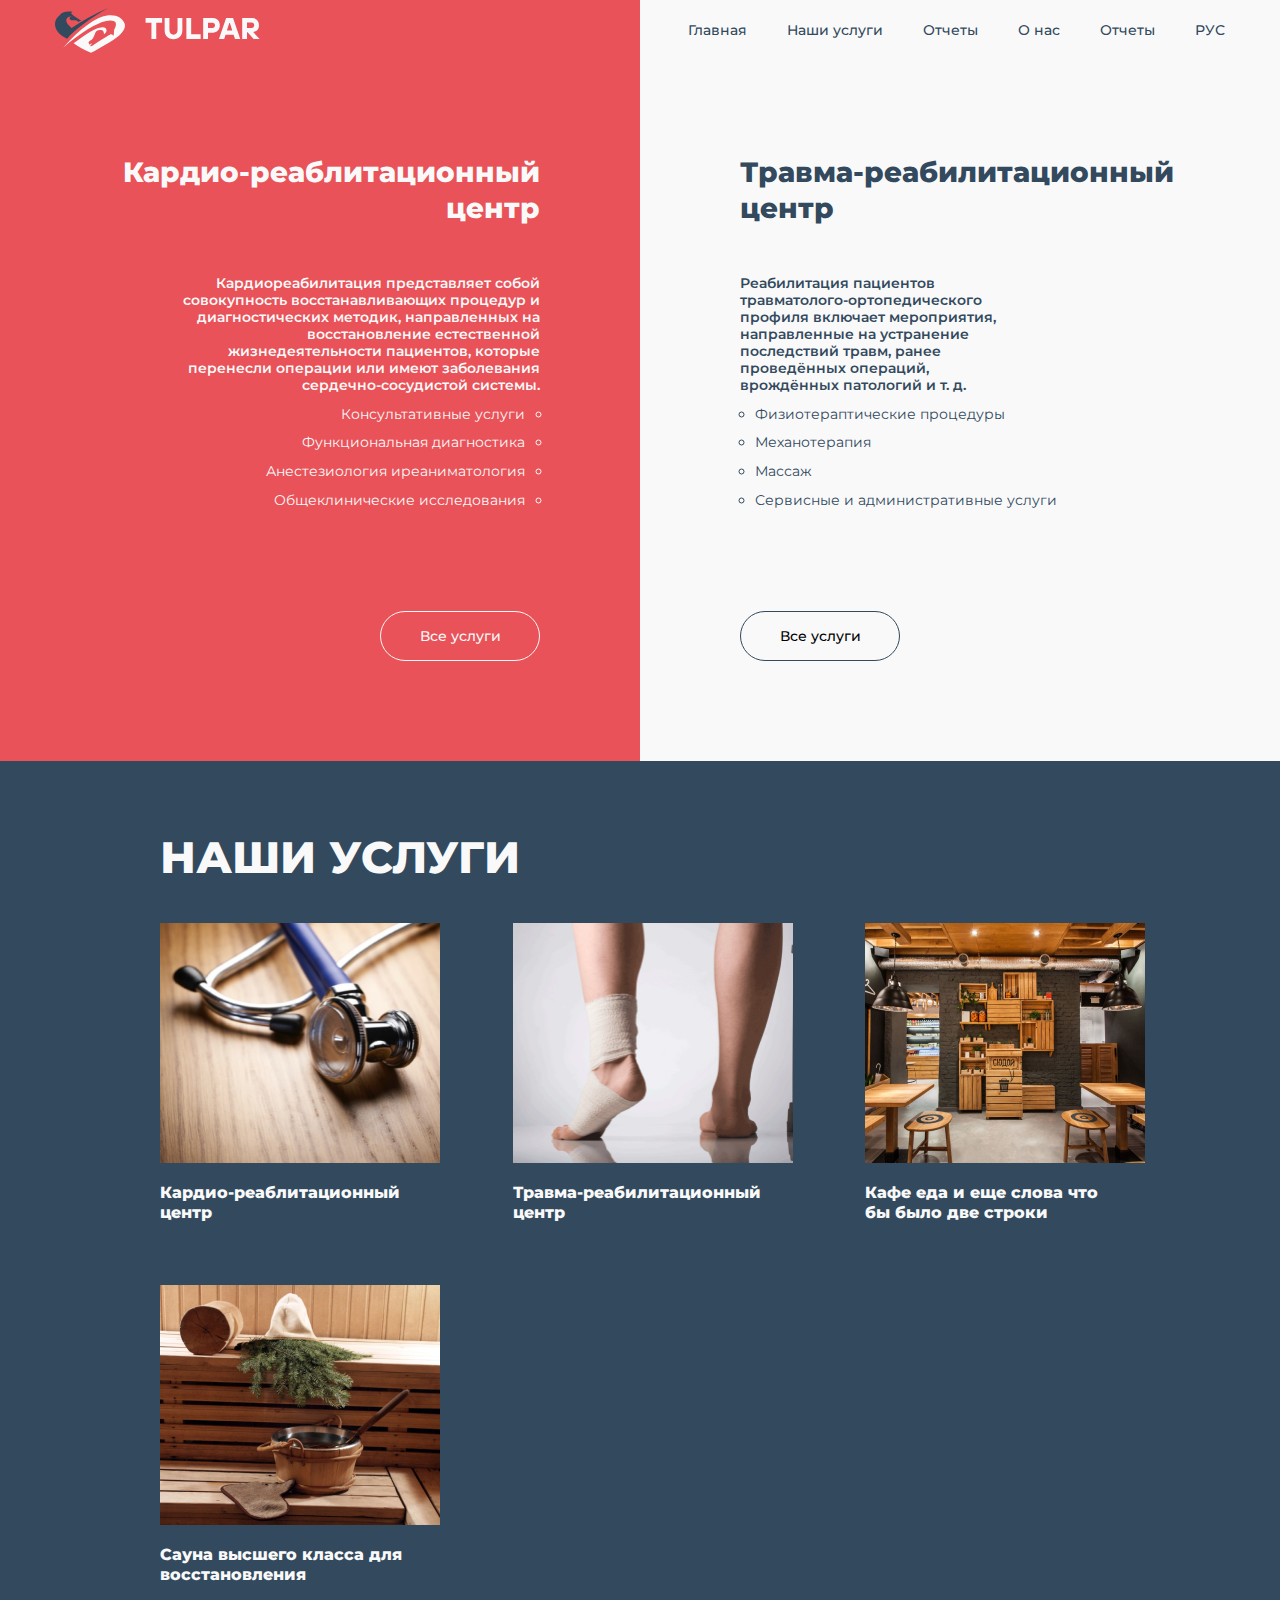
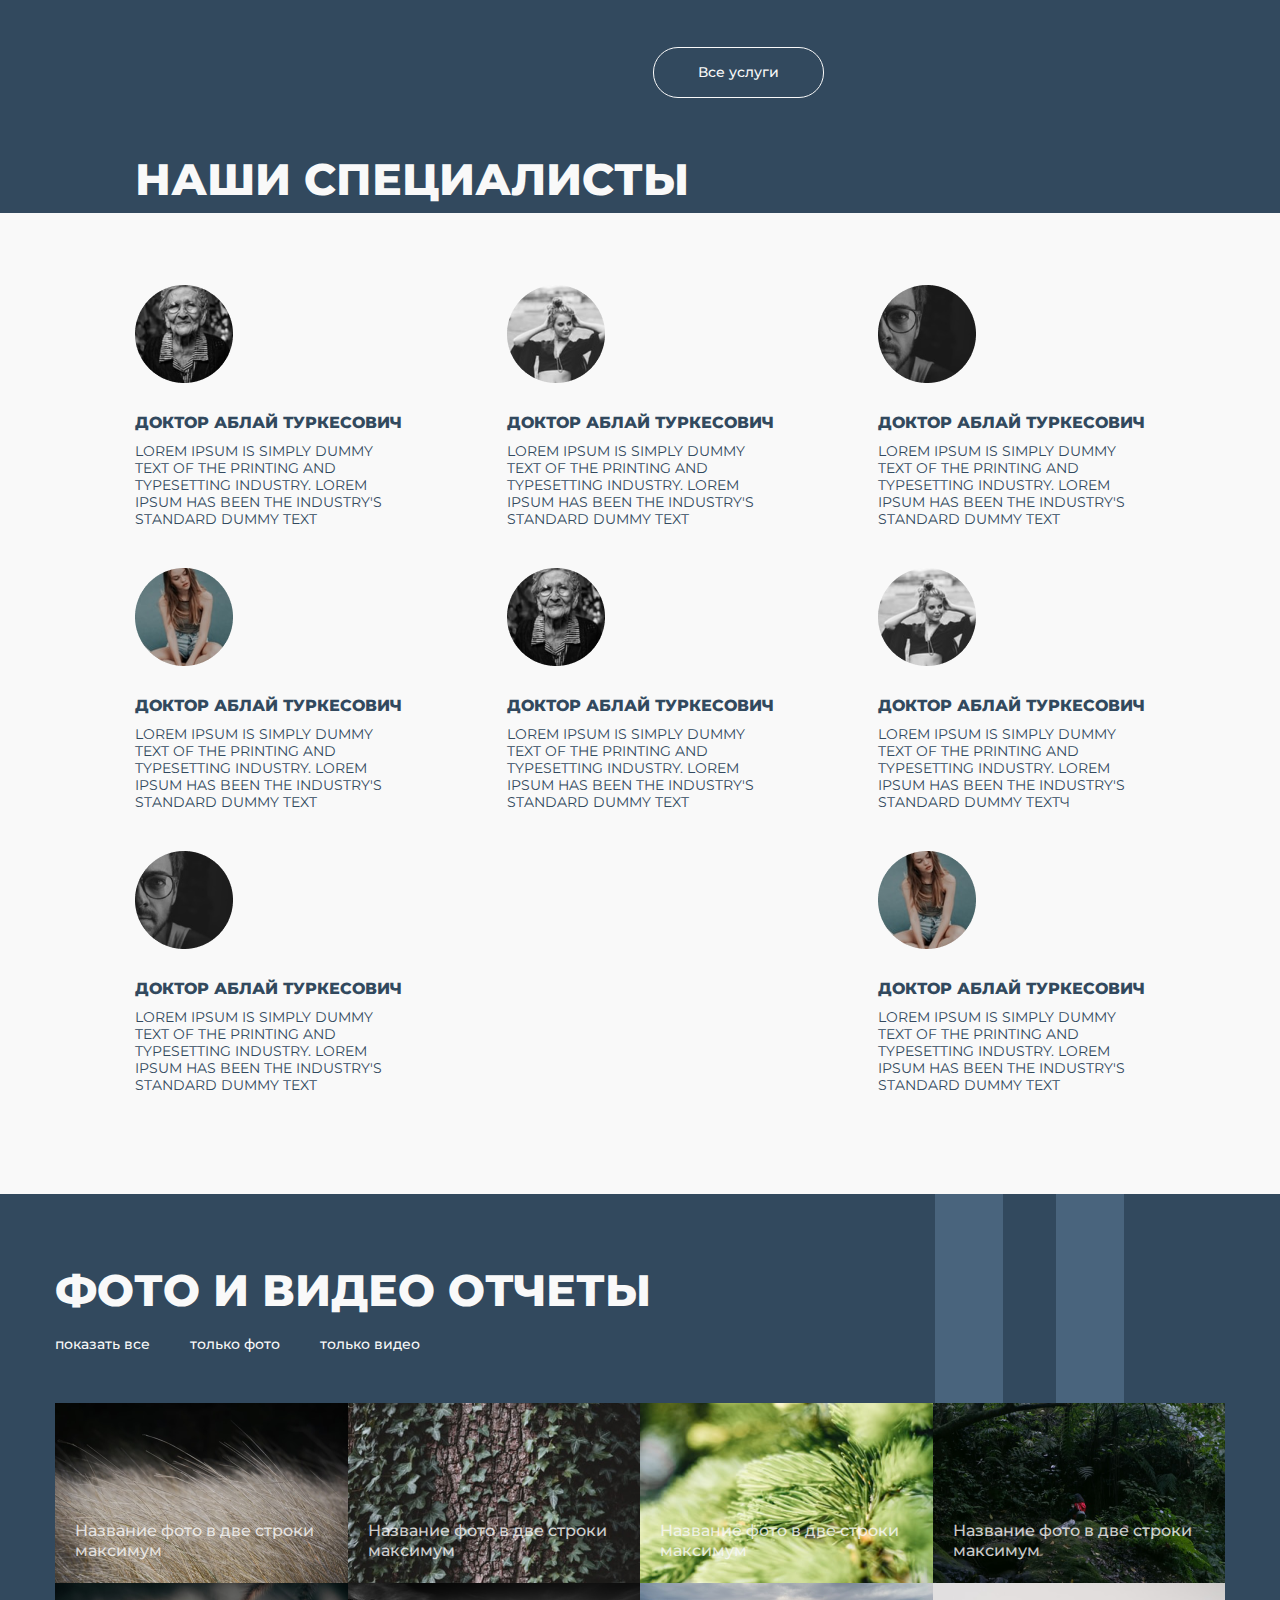
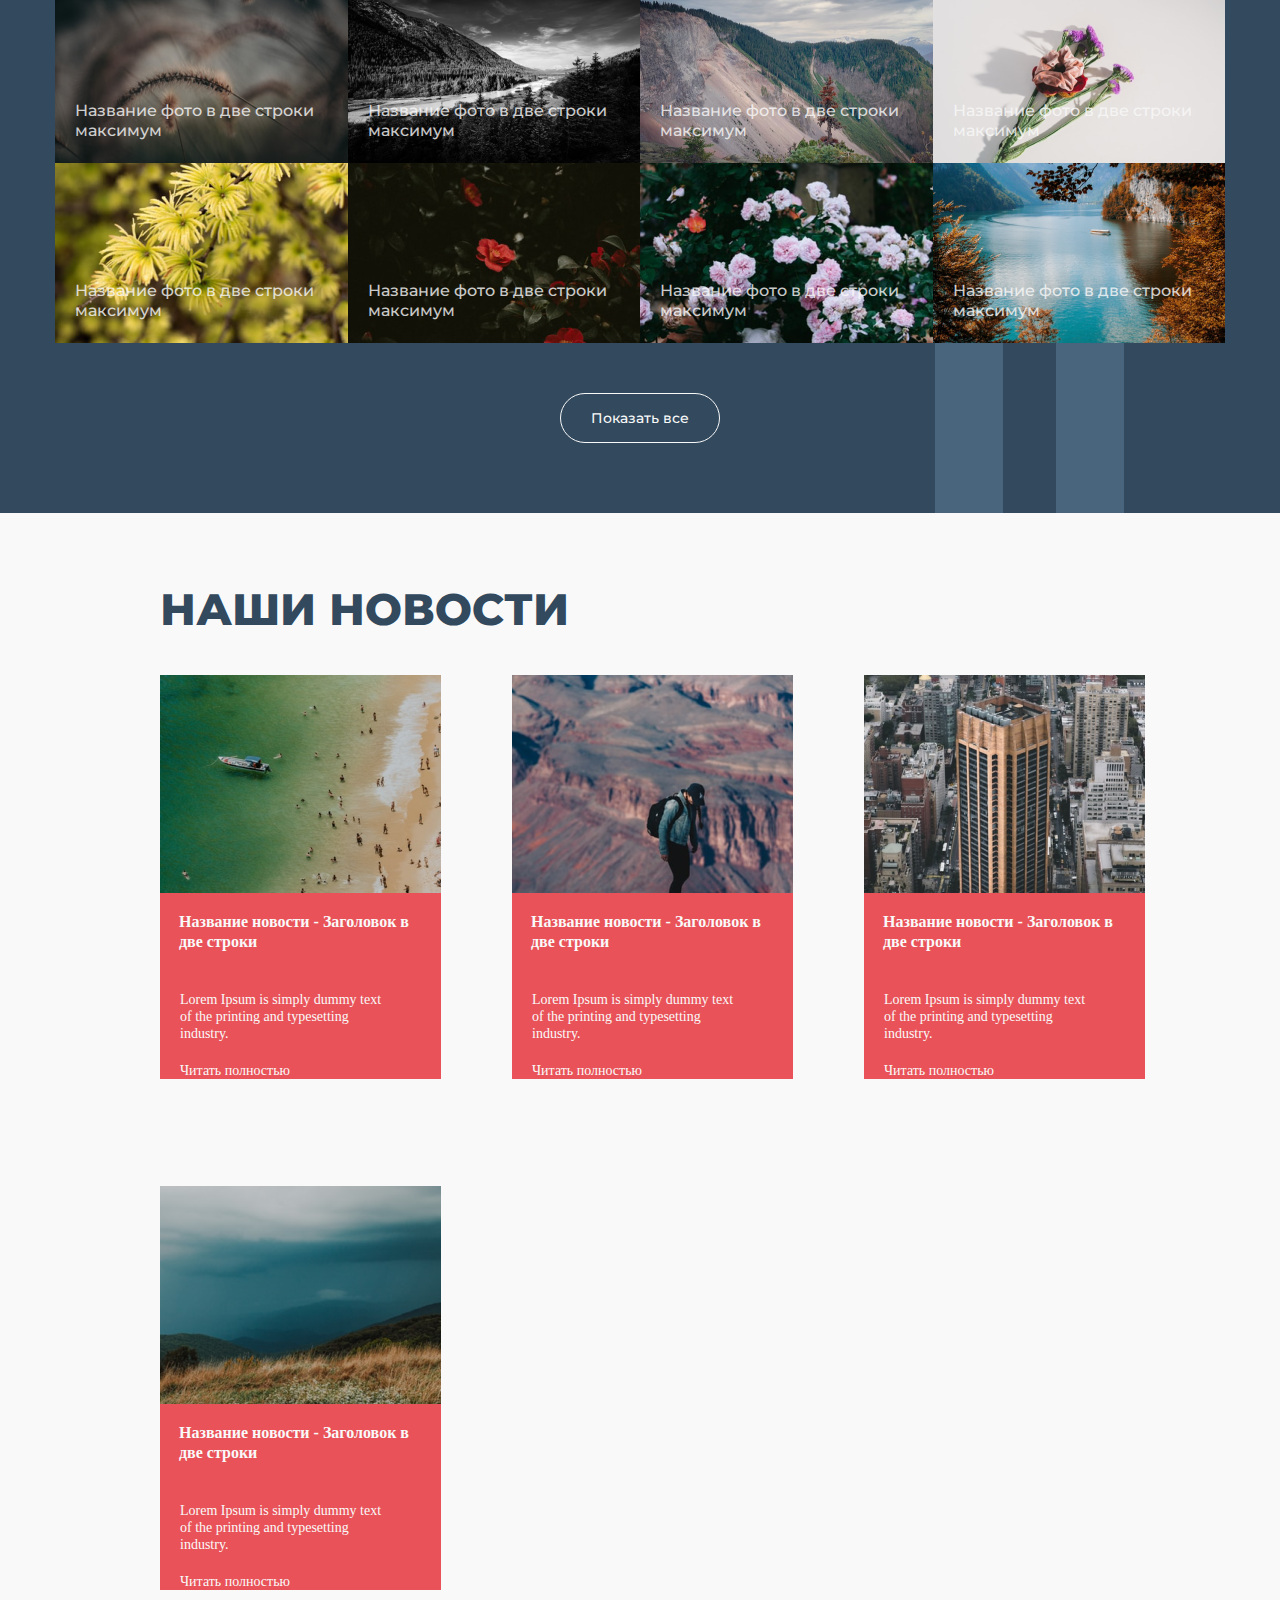
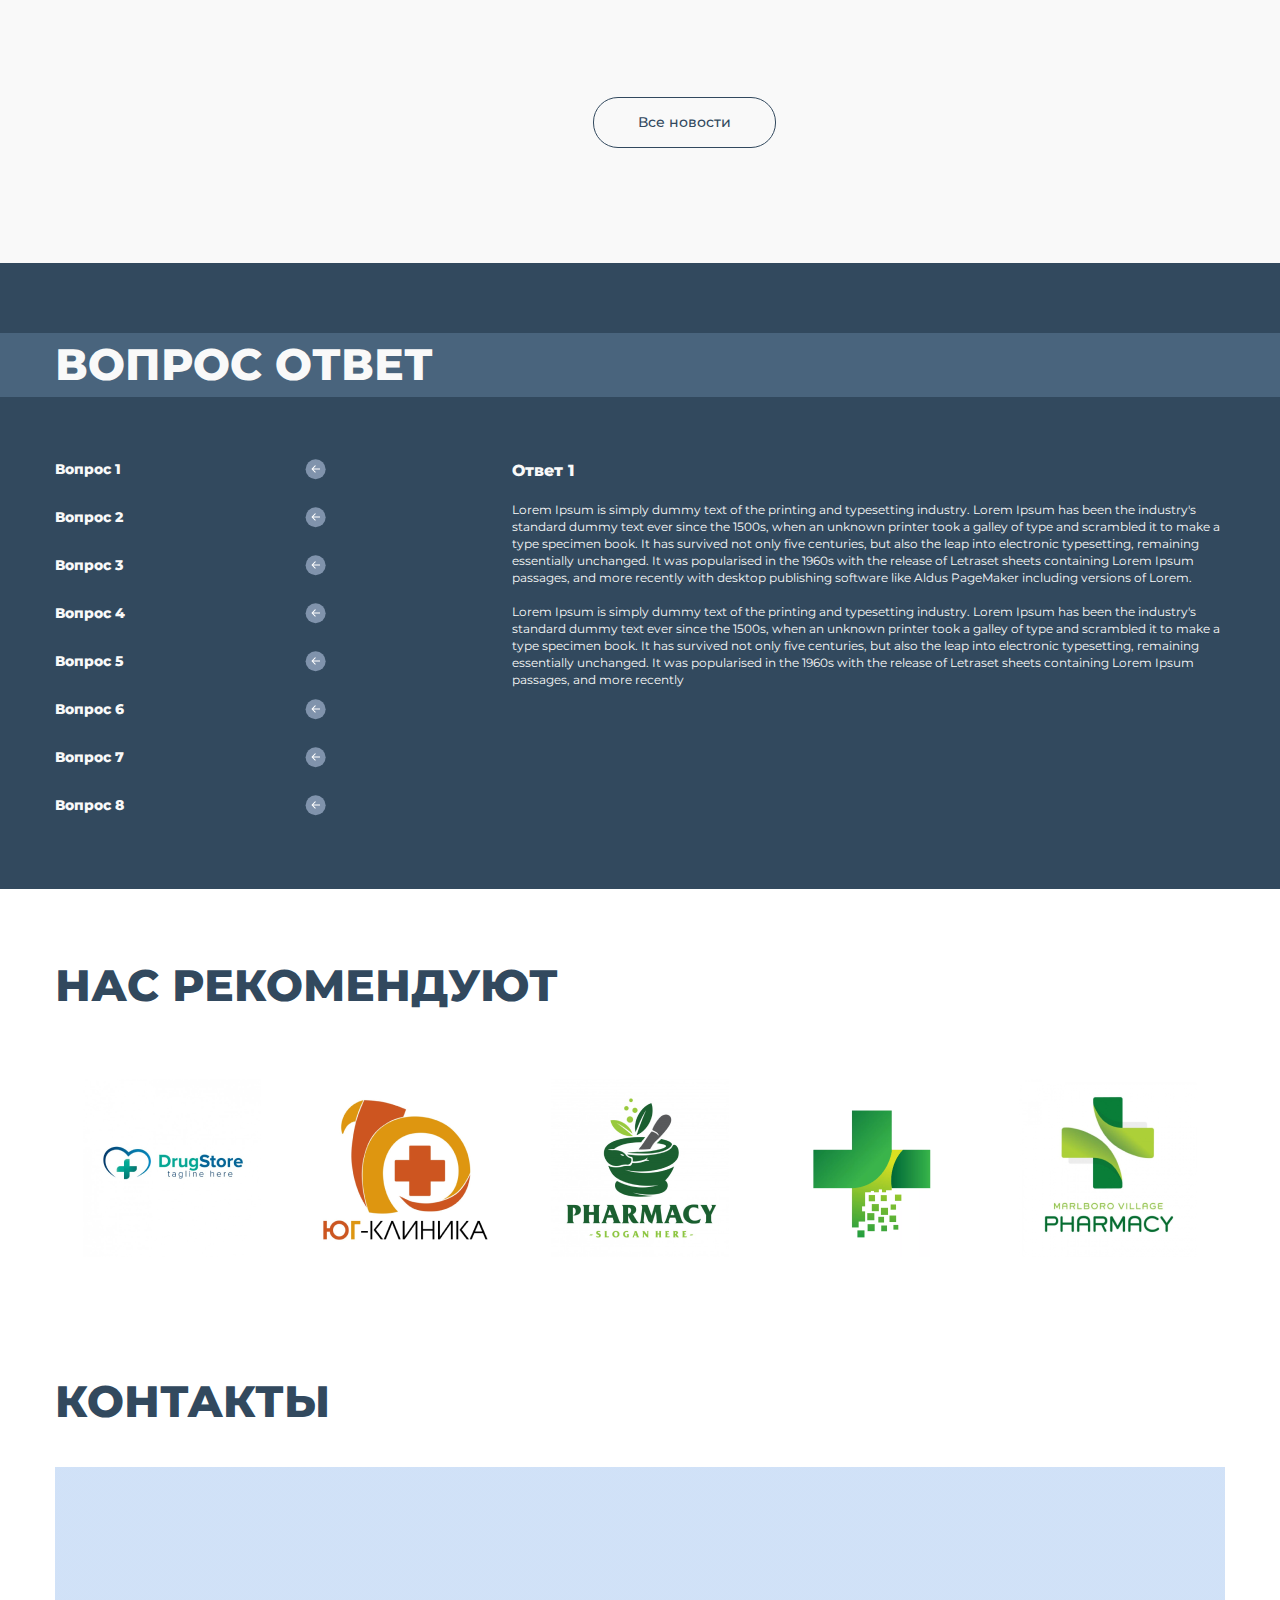
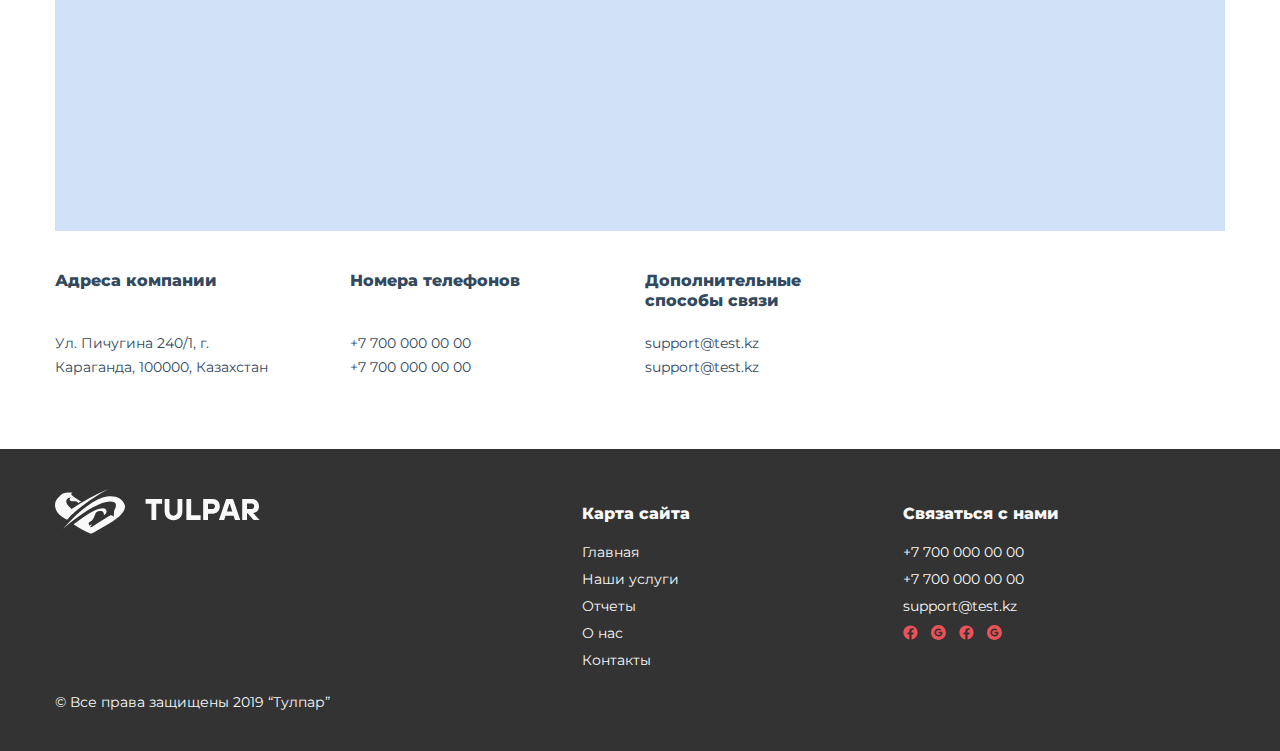
<file: index.html>
<!DOCTYPE html>
<html lang="en">

<head>
    <meta charset="UTF-8">
    <meta http-equiv="X-UA-Compatible" content="IE=edge">
    <meta name="viewport" content="width=device-width, initial-scale=1.0">
    <title>Document</title>
    <link rel="stylesheet" href="styles/normalize.css">
    <link rel="stylesheet" href="styles/style.css">
    <link rel="preconnect" href="https://fonts.googleapis.com">
    <link rel="preconnect" href="https://fonts.gstatic.com" crossorigin>
    <link href="https://fonts.googleapis.com/css2?family=Montserrat:wght@400;500;600;800&display=swap" rel="stylesheet">
</head>

<body>
    <div class="wrapper">
        <header class="header">
            <div class="header__container">
                <div class="navbar__wrap">

                    <a href="index.html">
                        <div class="header__logo" id="logo"></div>
                    </a>
                    <div class="hamb">
                        <div class="hamb__field" id="hamb">
                            <span class="bar"></span>
                            <span class="bar"></span>
                            <span class="bar"></span>
                        </div>
                    </div>

                    <nav class="header__menu menu" id="menu">
                        <ul class="menu__list">
                            <li class="menu__item">
                                <a href="#" class="menu__link">Главная</a>
                            </li>
                            <li class="menu__item">
                                <a href="#" class="menu__link">Наши услуги</a>
                                <ul class="sub-menu__list">
                                    <li>
                                        <a href="#" class="sub-menu__link">Травма-реабилитационный
                                            центр</a>
                                    </li>
                                    <li>
                                        <a href="#" class="sub-menu__link">Кардио-реаблитационный
                                            центр</a>
                                    </li>
                                </ul>
                            </li>
                            <li class="menu__item">
                                <a href="#" class="menu__link">Отчеты</a>
                            </li>
                            <li class="menu__item">
                                <a href="about.html" class="menu__link">О нас</a>
                            </li>
                            <li class="menu__item">
                                <a href="#" class="menu__link">Отчеты</a>
                            </li>
                            <li class="menu__item">
                                <a href="#" class="menu__link">РУС</a>
                                <ul class="sub-menu__list">
                                    <li>
                                        <a href="#" class="sub-menu__link">РУС</a>
                                    </li>
                                    <li>
                                        <a href="#" class="sub-menu__link">KAZ</a>
                                    </li>
                                </ul>
                            </li>
                        </ul>
                    </nav>
                </div>
                <!-- <div class="popup" id="popup"></div> -->
            </div>
            <div class="popup" id="popup"></div>
        </header>

        <main class="main">
            <section class="section">
                <div class="section__container">
                    <div class="section__left">
                        <div class="sectionleft__content">
                            <h1 class="sectionleft__caption">Кардио-реаблитационный центр
                            </h1>
                            <p class="sectionleft__text">Кардиореабилитация представляет собой совокупность восстанавливающих процедур и диагностических методик, направленных на восстановление естественной жизнедеятельности пациентов, которые перенесли операции или имеют заболевания
                                сердечно-сосудистой системы.</p>
                            <ul class="sectionleft__item">
                                <li>Консультативные услуги</li>
                                <li>Функциональная диагностика</li>
                                <li>Анестезиология иреаниматология</li>
                                <li>Общеклинические исследования</li>
                            </ul>
                            <button class="button button-left">Все услуги</button>
                        </div>
                    </div>
                    <div class="section__right">
                        <div class="sectionright__content">
                            <h1 class="sectionright__caption">Травма-реабилитационный центр
                            </h1>
                            <p class="sectionright__text">Реабилитация пациентов травматолого-ортопедического профиля включает мероприятия, направленные на устранение последствий травм, ранее проведённых операций, врождённых патологий и т. д.</p>
                            <ul class="sectionright__item">
                                <li>Физиотераптические процедуры</li>
                                <li>Механотерапия</li>
                                <li>Массаж</li>
                                <li>Сервисные и административные услуги</li>
                            </ul>
                            <button class="button button-right">Все услуги</button>
                        </div>
                    </div>
                </div>
            </section>




            <!-- далее ниже я думамаю  стоит продолжать -->
            <!-- чтобы было понятно, какой блок у вас идет, пишите также комментарий, что блок такой то начинается и где он закнчивается, чтобы потом было легче их менять местами -->

            <!-- начало блока НАШИ УСЛУГИ -->
            <section class="services">
                <div class="services__container">
                    <h2>наши услуги</h2>
                    <div class="our__services">

                        <div class="text">
                            <img src="assets/images/our_services/stethoscope.png" alt="stethoscope">
                            <p>Кардио-реаблитационный центр </p>

                            <div class="hidden">
                                <h3>Кардио-реаблитационный центр</h3>
                                <p>Lorem Ipsum is simply dummy text of the printing and typesetting industry. Lorem Ipsum has been the industry's standard dummy text</p>
                            </div>
                        </div>


                        <div class="text">
                            <img src="assets/images/our_services/trauma.png" alt="trauma">
                            <p>Травма-реабилитационный центр</p>

                            <div class="hidden">
                                <h3>Травма-реабилитационный центр</h3>
                                <p>Lorem Ipsum is simply dummy text of the printing and typesetting industry. Lorem Ipsum has been the industry's standard dummy text</p>
                            </div>
                        </div>

                        <div class="text">
                            <img src="assets/images/our_services/cafe.png" alt="cafe">
                            <p>Кафе еда и еще слова что бы было две строки</p>

                            <div class="hidden">
                                <h3>Кафе еда и еще слова что бы было две строки</h3>
                                <p>Lorem Ipsum is simply dummy text of the printing and typesetting industry. Lorem Ipsum has been the industry's standard dummy text</p>
                            </div>
                        </div>

                        <div class="text">
                            <img src="assets/images/our_services/sauna.png" alt="sauna">
                            <p>Сауна высшего класса для восстановления</p>

                            <div class="hidden">
                                <h3>Сауна высшего класса для восстановления</h3>
                                <p>Lorem Ipsum is simply dummy text of the printing and typesetting industry. Lorem Ipsum has been the industry's standard dummy text</p>
                            </div>
                        </div>
                    </div>
                    <button class="button__services"><a href="#"> Все услуги</a></button>
                </div>
            </section>

            <!-- конец блока НАШИ УСЛУГИ -->


            <!-- начало блока НАШИ СПЕЦИАЛИСТЫ -->
            <section class="our__specialists title">
                <div class="specialists__container">
                    <h2>наши специалисты</h2>
                    <div class="specialists">

                        <div>
                            <img src="assets/images/our_specialists/doctor_one.png" alt="doctor">
                            <h3>Доктор Аблай Туркесович</h3>
                            <p>Lorem Ipsum is simply dummy text of the printing and typesetting industry. Lorem Ipsum has been the industry's standard dummy text</p>
                        </div>

                        <div>
                            <img src="assets/images/our_specialists/doctor_two.png" alt="doctor">
                            <h3>Доктор Аблай Туркесович</h3>
                            <p>Lorem Ipsum is simply dummy text of the printing and typesetting industry. Lorem Ipsum has been the industry's standard dummy text</p>
                        </div>

                        <div>
                            <img src="assets/images/our_specialists/doctor_three.png" alt="doctor">
                            <h3>Доктор Аблай Туркесович</h3>
                            <p>Lorem Ipsum is simply dummy text of the printing and typesetting industry. Lorem Ipsum has been the industry's standard dummy text</p>
                        </div>

                        <div>
                            <img src="assets/images/our_specialists/doctor_four.png" alt="doctor">
                            <h3>Доктор Аблай Туркесович</h3>
                            <p>Lorem Ipsum is simply dummy text of the printing and typesetting industry. Lorem Ipsum has been the industry's standard dummy text</p>
                        </div>

                        <div>
                            <img src="assets/images/our_specialists/doctor_one.png" alt="doctor">
                            <h3>Доктор Аблай Туркесович</h3>
                            <p>Lorem Ipsum is simply dummy text of the printing and typesetting industry. Lorem Ipsum has been the industry's standard dummy text</p>
                        </div>

                        <div>
                            <img src="assets/images/our_specialists/doctor_two.png" alt="doctor">
                            <h3>Доктор Аблай Туркесович</h3>
                            <p>Lorem Ipsum is simply dummy text of the printing and typesetting industry. Lorem Ipsum has been the industry's standard dummy textч</p>
                        </div>

                        <div>
                            <img src="assets/images/our_specialists/doctor_three.png" alt="doctor">
                            <h3>Доктор Аблай Туркесович</h3>
                            <p>Lorem Ipsum is simply dummy text of the printing and typesetting industry. Lorem Ipsum has been the industry's standard dummy text</p>
                        </div>

                        <div>
                            <img src="assets/images/our_specialists/doctor_four.png" alt="doctor">
                            <h3>Доктор Аблай Туркесович</h3>
                            <p>Lorem Ipsum is simply dummy text of the printing and typesetting industry. Lorem Ipsum has been the industry's standard dummy text</p>
                        </div>

                    </div>
                </div>
            </section>


            <!--  конец блока НАШИ СПЕЦИАЛИСТЫ -->


            <!--начало блоко фото и видео-->
            <section class="photovideo">
                <div class="photovideo__container">
                    <h2 class="photovideo__title title">фото и видео отчеты</h2>
                    <div class="photovideo__nav">
                        <a class="photovideo__nav_item" href="#">показать все</a>
                        <a class="photovideo__nav_item" href="#">только фото</a>
                        <a class="photovideo__nav_item" href="#">только видео</a>
                    </div>
                    <div class="photovideo__list">
                        <div class="photovideo__list_hover">
                            <img class="photovideo__list_item photovideo__list_item1" src="assets/images/photovideo/1.png" alt="1">
                            <span class="photovideo__list_text">Название фото в две строки максимум</span>
                        </div>
                        <div class="photovideo__list_hover">
                            <img class="photovideo__list_item photovideo__list_item2" src="assets/images/photovideo/2.png" alt="2">
                            <span class="photovideo__list_text">Название фото в две строки максимум</span>
                        </div>
                        <div class="photovideo__list_hover">
                            <img class="photovideo__list_item photovideo__list_item3" src="assets/images/photovideo/3.png" alt="3">
                            <span class="photovideo__list_text">Название фото в две строки максимум</span>
                        </div>
                        <div class="photovideo__list_hover">
                            <img class="photovideo__list_item photovideo__list_item4" src="assets/images/photovideo/4.png" alt="4">
                            <span class="photovideo__list_text">Название фото в две строки максимум</span>
                        </div>
                        <div class="photovideo__list_hover">
                            <img class="photovideo__list_item photovideo__list_item5" src="assets/images/photovideo/5.png" alt="5">
                            <span class="photovideo__list_text">Название фото в две строки максимум</span>
                        </div>
                        <div class="photovideo__list_hover">
                            <img class="photovideo__list_item photovideo__list_item6" src="assets/images/photovideo/6.png" alt="6">
                            <span class="photovideo__list_text">Название фото в две строки максимум</span>
                        </div>
                        <div class="photovideo__list_hover">
                            <img class="photovideo__list_item photovideo__list_item7" src="assets/images/photovideo/7.png" alt="7">
                            <span class="photovideo__list_text">Название фото в две строки максимум</span>
                        </div>
                        <div class="photovideo__list_hover">
                            <img class="photovideo__list_item photovideo__list_item8" src="assets/images/photovideo/8.png" alt="8">
                            <span class="photovideo__list_text">Название фото в две строки максимум</span>
                        </div>
                        <div class="photovideo__list_hover">
                            <img class="photovideo__list_item photovideo__list_item9" src="assets/images/photovideo/9.png" alt="9">
                            <span class="photovideo__list_text">Название фото в две строки максимум</span>
                        </div>
                        <div class="photovideo__list_hover">
                            <img class="photovideo__list_item photovideo__list_item10" src="assets/images/photovideo/10.png" alt="10">
                            <span class="photovideo__list_text">Название фото в две строки максимум</span>
                        </div>
                        <div class="photovideo__list_hover">
                            <img class="photovideo__list_item photovideo__list_item11" src="assets/images/photovideo/11.png" alt="11">
                            <span class="photovideo__list_text">Название фото в две строки максимум</span>
                        </div>
                        <div class="photovideo__list_hover">
                            <img class="photovideo__list_item photovideo__list_item12" src="assets/images/photovideo/12.png" alt="12">
                            <span class="photovideo__list_text">Название фото в две строки максимум</span>
                        </div>
                    </div>
                    <div class="button__container">
                        <button class="photovideo__button">Показать все</button>
                    </div>
                    <img class="line1" src="assets/images/photovideo/line.png" alt="line">
                    <img class="line2" src="assets/images/photovideo/line.png" alt="line">
                </div>
            </section>


            <!--конец блока фото и видео-->
            <!--начало блока наши новости-->
            <section class="news">
                <div class="news__container">
                    <h2>наши новости</h2>
                    <div class="our__news">

                        <div class="news__photo">
                            <img src="/assets/images/our_news/news1.png" alt="photo1">


                            <div class="hidden__news">
                                <h3>Название новости - Заголовок в две строки</h3>
                                <p>Lorem Ipsum is simply dummy text of the printing and typesetting industry.</p>
                                <a href="#">Читать полностью</a>
                            </div>
                        </div>


                        <div class="news__photo">
                            <img src="/assets/images/our_news/news2.png" alt="photo2">


                            <div class="hidden__news">
                                <h3>Название новости - Заголовок в две строки</h3>
                                <p>Lorem Ipsum is simply dummy text of the printing and typesetting industry.</p>
                                <a href="#">Читать полностью</a>
                            </div>
                        </div>

                        <div class="news__photo">
                            <img src="/assets/images/our_news/news3.png" alt="photo3">

                            <div class="hidden__news">
                                <h3>Название новости - Заголовок в две строки</h3>
                                <p>Lorem Ipsum is simply dummy text of the printing and typesetting industry.</p>
                                <a href="#">Читать полностью</a>
                            </div>
                        </div>

                        <div class="news__photo">
                            <img src="/assets/images/our_news/news4.png" alt="photo4">


                            <div class="hidden__news">
                                <h3>Название новости - Заголовок в две строки</h3>
                                <p>Lorem Ipsum is simply dummy text of the printing and typesetting industry.</p>
                                <a href="#">Читать полностью</a>
                            </div>
                        </div>
                    </div>
                    <button class="button__news"><a href="#"> Все новости</a></button>
                </div>
            </section>

            <!--конец блока наши новости-->










            <!-- начало блока ВОПРОСЫ-ОТВЕТЫ -->
            <section class="faq">
                <div class="faq__container">
                    <h2 class="faq__title title">вопрос ответ</h2>
                    <div class="faq__content">
                        <ul class="faq__questions">
                            <li class="faq__list">
                                <div class="faq__block faq-blok">
                                    <h6 class="faq-blok__question">Вопрос 1</h6>
                                    <div class="faq-blok__answer answer-blok">
                                        <div class="answer-blok__button"></div>
                                        <div class="answer-blok__text answer-blok__text_included">
                                            <h6>Ответ 1</h6>
                                            <p>Lorem Ipsum is simply dummy text of the printing and typesetting industry. Lorem Ipsum has been the industry's standard dummy text ever since the 1500s, when an unknown printer took a galley of type and scrambled
                                                it to make a type specimen book. It has survived not only five centuries, but also the leap into electronic typesetting, remaining essentially unchanged. It was popularised in the 1960s with the release
                                                of Letraset sheets containing Lorem Ipsum passages, and more recently with desktop publishing software like Aldus PageMaker including versions of Lorem.<br>
                                                <br> Lorem Ipsum is simply dummy text of the printing and typesetting industry. Lorem Ipsum has been the industry's standard dummy text ever since the 1500s, when an unknown printer took a galley of type
                                                and scrambled it to make a type specimen book. It has survived not only five centuries, but also the leap into electronic typesetting, remaining essentially unchanged. It was popularised in the 1960s with
                                                the release of Letraset sheets containing Lorem Ipsum passages, and more recently
                                            </p>
                                        </div>
                                    </div>
                                </div>
                            </li>

                            <li class="faq__list">
                                <div class="faq__block faq-blok">
                                    <h6 class="faq-blok__question">Вопрос 2</h6>
                                    <div class="faq-blok__answer answer-blok">
                                        <div class="answer-blok__button"></div>
                                        <div class="answer-blok__text">
                                            <h6>Ответ 2</h6>
                                            <p>Lorem Ipsum is simply dummy text of the printing and
                                            </p>
                                        </div>
                                    </div>
                                </div>
                            </li>

                            <li class="faq__list">
                                <div class="faq__block faq-blok">
                                    <h6 class="faq-blok__question">Вопрос 3</h6>
                                    <div class="faq-blok__answer answer-blok">
                                        <div class="answer-blok__button"></div>
                                        <div class="answer-blok__text">
                                            <h6>Ответ 3</h6>
                                            <p>Lorem Ipsum is simply dummy text of the printing and
                                            </p>
                                        </div>
                                    </div>
                                </div>
                            </li>

                            <li class="faq__list">
                                <div class="faq__block faq-blok">
                                    <h6 class="faq-blok__question">Вопрос 4</h6>
                                    <div class="faq-blok__answer answer-blok">
                                        <div class="answer-blok__button"></div>
                                        <div class="answer-blok__text">
                                            <h6>Ответ 4</h6>
                                            <p>Lorem Ipsum is simply dummy text of the printing and
                                            </p>
                                        </div>
                                    </div>
                                </div>
                            </li>

                            <li class="faq__list">
                                <div class="faq__block faq-blok">
                                    <h6 class="faq-blok__question">Вопрос 5</h6>
                                    <div class="faq-blok__answer answer-blok">
                                        <div class="answer-blok__button"></div>
                                        <div class="answer-blok__text">
                                            <h6>Ответ 5</h6>
                                            <p>Lorem Ipsum is simply dummy text of the printing and
                                            </p>
                                        </div>
                                    </div>
                                </div>
                            </li>

                            <li class="faq__list">
                                <div class="faq__block faq-blok">
                                    <h6 class="faq-blok__question">Вопрос 6</h6>
                                    <div class="faq-blok__answer answer-blok">
                                        <div class="answer-blok__button"></div>
                                        <div class="answer-blok__text">
                                            <h6>Ответ 6</h6>
                                            <p>Lorem Ipsum is simply dummy text of the printing and
                                            </p>
                                        </div>
                                    </div>
                                </div>
                            </li>

                            <li class="faq__list">
                                <div class="faq__block faq-blok">
                                    <h6 class="faq-blok__question">Вопрос 7</h6>
                                    <div class="faq-blok__answer answer-blok">
                                        <div class="answer-blok__button"></div>
                                        <div class="answer-blok__text">
                                            <h6>Ответ 7</h6>
                                            <p>Lorem Ipsum is simply dummy text of the printing and
                                            </p>
                                        </div>
                                    </div>
                                </div>
                            </li>

                            <li class="faq__list">
                                <div class="faq__block faq-blok">
                                    <h6 class="faq-blok__question">Вопрос 8</h6>
                                    <div class="faq-blok__answer answer-blok">
                                        <div class="answer-blok__button"></div>
                                        <div class="answer-blok__text">
                                            <h6>Ответ 8</h6>
                                            <p>Lorem Ipsum is simply dummy text of the printing and
                                            </p>
                                        </div>
                                    </div>
                                </div>
                            </li>
                        </ul>
                    </div>
                </div>
            </section>
            <!-- конец блока ВОПРОСЫ-ОТВЕТЫ -->
            <!-- начало блока нас рекомендуют-->
            <section class="recomendations">
                <div class="recomendations__container">
                    <h2 class="recomendations__title title">
                        Нас рекомендуют
                    </h2>
                    <div class="recomendations__photos-block">
                        <div class="recomendations__photos">
                            <img src="/assets/images/recomendations/drugstore.png" alt="drugstore">
                        </div>
                        <div class="recomendations__photos">
                            <img src="/assets/images/recomendations/y-clinics.png" alt="yclinics">
                        </div>
                        <div class="recomendations__photos">
                            <img src="/assets/images/recomendations/pharmacy1.png" alt="pharmacy1">
                        </div>
                        <div class="recomendations__photos">
                            <img src="/assets/images/recomendations/plus.png" alt="plus">
                        </div>
                        <div class="recomendations__photos">
                            <img src="/assets/images/recomendations/pharmacy2.png" alt="pharmacy2">
                        </div>
                    </div>
                </div>
            </section>


            <!-- конец блока нас рекомендуют-->

            <!-- начало блока НАШИ КОНТАКТЫ -->
            <section class="contacts">
                <div class="contacts__container">
                    <div class="contacts__content">
                        <h2 class="contacts__title title">Контакты</h2>
                        <div class="contacts__maps">
                            <iframe class="maps" src="https://yandex.ru/map-widget/v1/-/CCUBFTSNCA" width="100%" height="360" frameborder="1" allowfullscreen="true" style="position:relative;"></iframe>
                        </div>

                        <div class="contacts__menu">
                            <div class="contacts__menu menu-contacts">
                                <h6 class="menu-contacts__title">Адреса компании</h6>
                                <div class="menu-contacts__block">
                                    <address class="menu-contacts__address"> Ул. Пичугина 240/1, г. Караганда, 100000,
                                        Казахстан
                                    </address>
                                </div>
                            </div>

                            <div class="contacts__menu menu-contacts">
                                <h6 class="menu-contacts__title">Номера телефонов</h6>
                                <div class="menu-contacts__block">
                                    <a href="tel:+77000000000" class="tel">+7 700 000 00 00</a>
                                    <a href="tel:+77000000000" class="tel">+7 700 000 00 00</a>
                                </div>
                            </div>

                            <div class="contacts__menu menu-contacts">
                                <h6 class="menu-contacts__title">Дополнительные способы связи</h6>
                                <div class="menu-contacts__block">
                                    <a href="support@test.kz" class="email">support@test.kz</a>
                                    <a href="support@test.kz" class="email">support@test.kz</a>
                                </div>
                            </div>

                        </div>
                    </div>
                </div>
            </section>
            <!-- конец блока НАШИ КОНТАКТЫ -->

        </main>








        <!-- вот тут блок Футер -->
        <footer class="footer">
            <div class="footer__container">
                <div class="footer__main">
                    <div class="footer__column">
                        <a href="#">
                            <img class="footer__logo" src="assets/images/footer/logo-ft.svg" alt="logo" />
                        </a>
                    </div>
                    <div class="footer__column">
                        <div class="footer__label">Карта сайта</div>
                        <nav class="footer__menu menu-footer">
                            <ul class="menu-footer__list">
                                <li class="menu-footer__item">
                                    <a href="#" class="menu-footer__link">Главная</a>
                                    <a href="#" class="menu-footer__link">Наши услуги</a>
                                    <a href="#" class="menu-footer__link">Отчеты</a>
                                    <a href="about.html" class="menu-footer__link">О нас</a>
                                    <a href="#" class="menu-footer__link">Контакты</a>
                                </li>
                            </ul>
                        </nav>
                    </div>
                    <div class="footer__column">
                        <div class="footer__label">Связаться с нами</div>
                        <div class="footer__contacts">
                            <a href="tel:+77000000000" class="tel tel_white">+7 700 000 00 00</a>
                            <a href="tel:+77000000000" class="tel tel_white">+7 700 000 00 00</a>
                            <a href="support@test.kz" class="email email_white">support@test.kz</a>
                        </div>
                        <div class="footer__social social">
                            <a href="https://www.facebook.com/" class="social__item"><img src="assets/images/footer/icon-facebook.svg" alt="facebook" /> </a>
                            <a href="https://www.google.com/" class="social__item"><img src="assets/images/footer/icon-google.svg" alt="google" /> </a>
                            <a href="https://www.facebook.com/" class="social__item"><img src="assets/images/footer/icon-facebook.svg" alt="facebook" /> </a>
                            <a href="https://www.google.com/" class="social__item"><img src="assets/images/footer/icon-google.svg" alt="google" /> </a>
                        </div>
                    </div>
                </div>
                <p class="footer__copyright">© Все права защищены 2019 “Тулпар”</p>
            </div>
        </footer>
    </div>
    <script src="JS/script.js"></script>
</body>

</html>
</file>
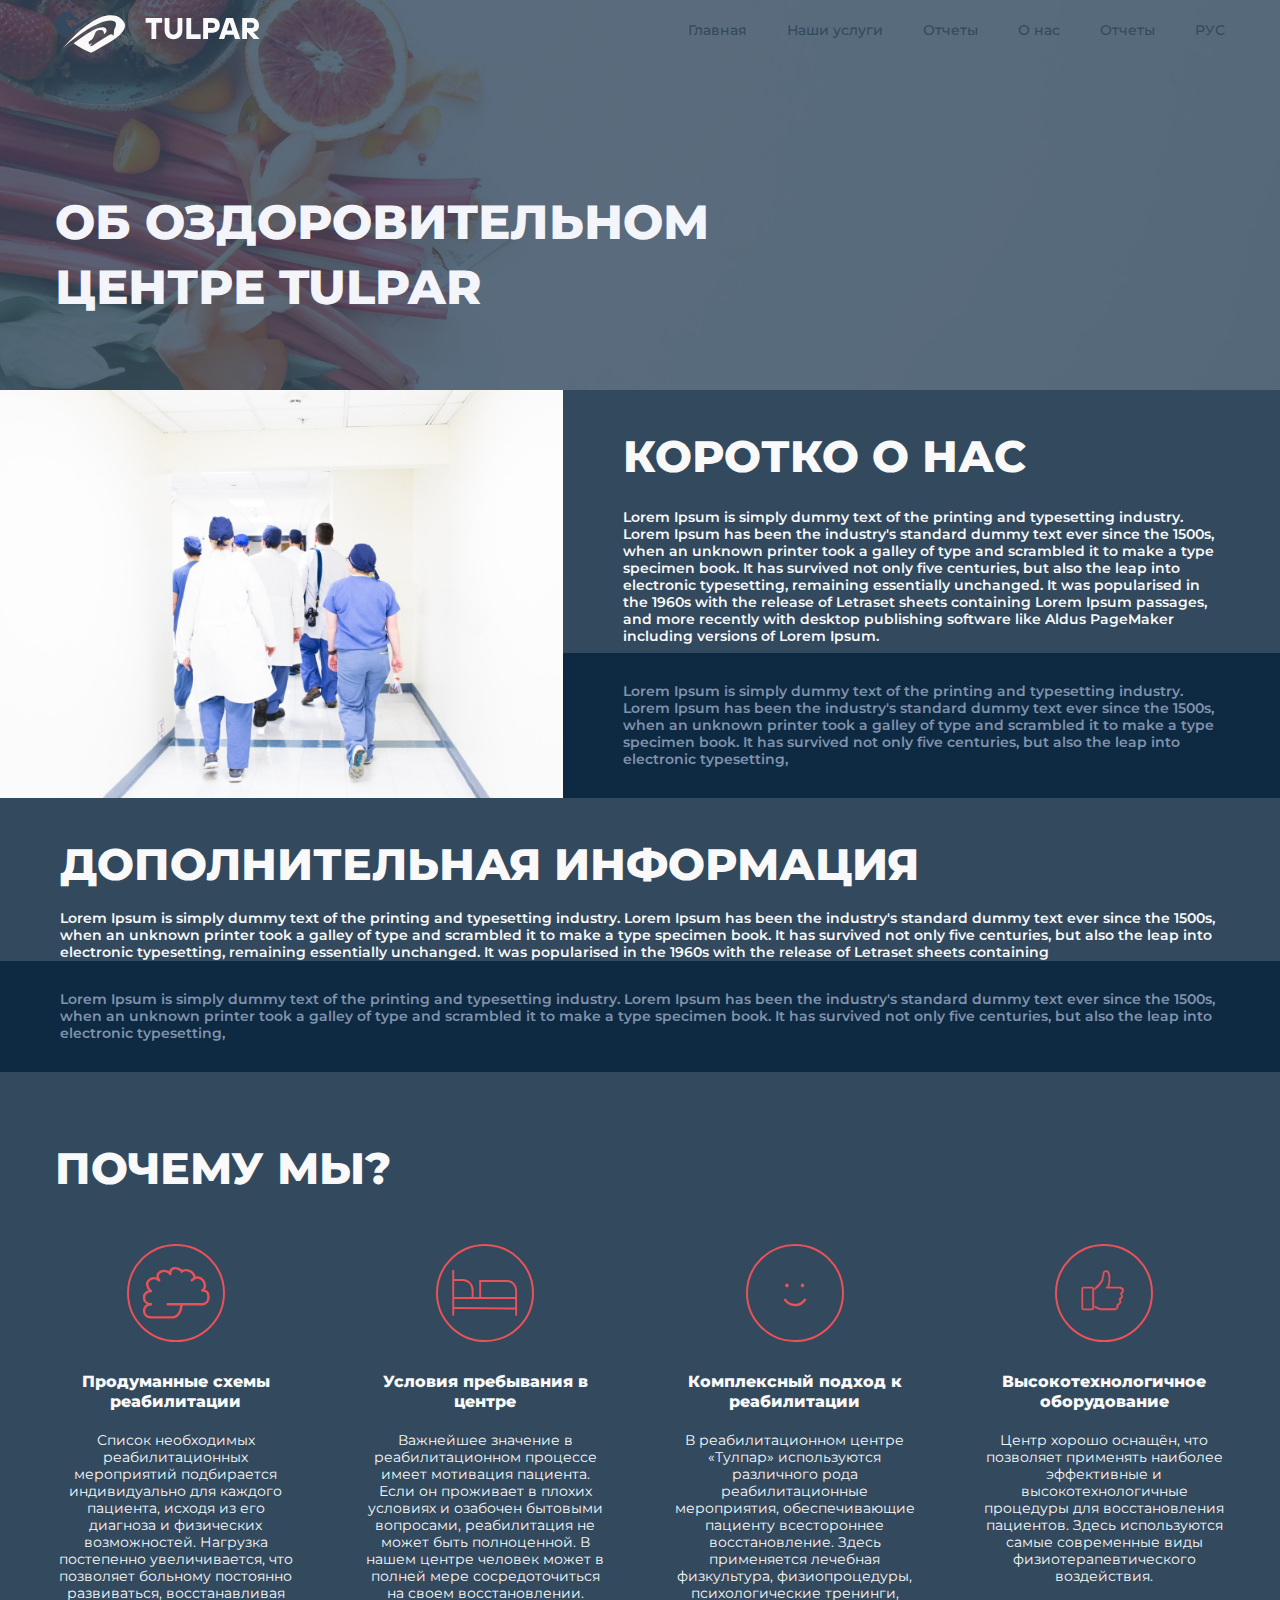
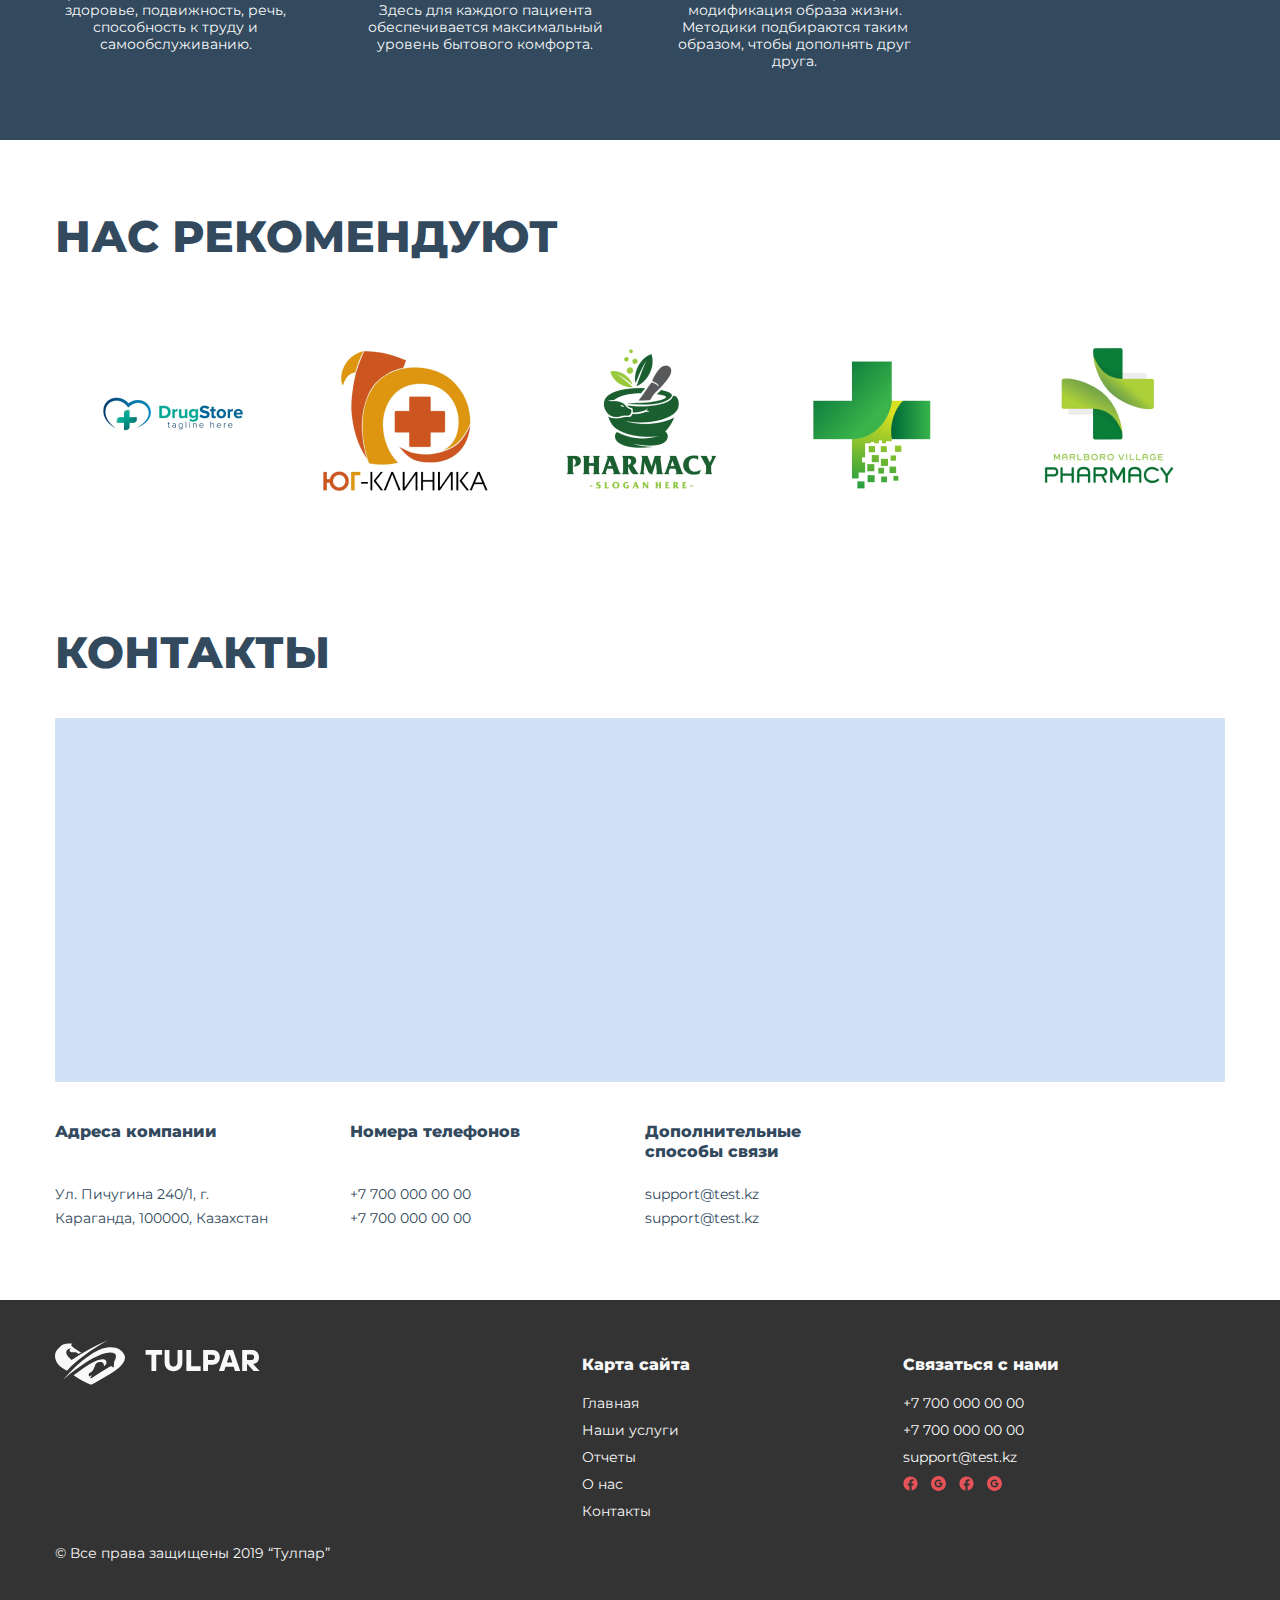
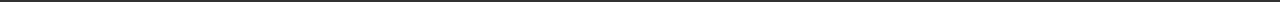
<file: about.html>
<!DOCTYPE html>
<html lang="en">

<head>
    <meta charset="UTF-8">
    <meta http-equiv="X-UA-Compatible" content="IE=edge">
    <meta name="viewport" content="width=device-width, initial-scale=1.0">
    <title>About</title>
    <link rel="stylesheet" href="styles/normalize.css">
    <link rel="stylesheet" href="styles/style.css">
    <link rel="preconnect" href="https://fonts.googleapis.com">
    <link rel="preconnect" href="https://fonts.gstatic.com" crossorigin>
    <link href="https://fonts.googleapis.com/css2?family=Montserrat:wght@400;500;600;800&display=swap" rel="stylesheet">
</head>



<body>
    <div class="wrapper">
        <header class="header">
            <div class="header__container">
                <div class="navbar__wrap">

                    <a href="index.html">
                        <div class="header__logo" id="logo"></div>
                    </a>
                    <div class="hamb">
                        <div class="hamb__field" id="hamb">
                            <span class="bar"></span>
                            <span class="bar"></span>
                            <span class="bar"></span>
                        </div>
                    </div>

                    <nav class="header__menu menu" id="menu">
                        <ul class="menu__list">
                            <li class="menu__item">
                                <a href="index.html" class="menu__link">Главная</a>
                            </li>
                            <li class="menu__item">
                                <a href="#" class="menu__link">Наши услуги</a>
                                <ul class="sub-menu__list">
                                    <li>
                                        <a href="#" class="sub-menu__link">Травма-реабилитационный
                                            центр</a>
                                    </li>
                                    <li>
                                        <a href="#" class="sub-menu__link">Кардио-реаблитационный
                                            центр</a>
                                    </li>
                                </ul>
                            </li>
                            <li class="menu__item">
                                <a href="#" class="menu__link">Отчеты</a>
                            </li>
                            <li class="menu__item">
                                <a href="about.html" class="menu__link">О нас</a>
                            </li>
                            <li class="menu__item">
                                <a href="#" class="menu__link">Отчеты</a>
                            </li>
                            <li class="menu__item">
                                <a href="#" class="menu__link">РУС</a>
                                <ul class="sub-menu__list">
                                    <li>
                                        <a href="#" class="sub-menu__link">РУС</a>
                                    </li>
                                    <li>
                                        <a href="#" class="sub-menu__link">KAZ</a>
                                    </li>
                                </ul>
                            </li>
                        </ul>
                    </nav>
                </div>
                <!-- <div class="popup" id="popup"></div> -->
            </div>
            <div class="popup" id="popup"></div>
        </header>

        <main class="main">
            <div class="header-bg">
                <div class="header-bg__container">
                    <h1 class="header-bg__title">Об оздоровительном центре TULPAR</h1>
                </div>
            </div>
            <section class="about">
                <div class="about__container">
                    <div class="about__content">

                        <div class="about__blok">

                            <div class="about__block-img">
                                <img src="assets/images/page_about/img1.jpg" alt="doctors">
                            </div>

                            <div class="about__block-text block-text">
                                <h2 class="block-text__title title">Коротко о нас
                                </h2>
                                <p class="block-text__text">Lorem Ipsum is simply dummy text of the printing and typesetting industry. Lorem Ipsum has been the industry's standard dummy text ever since the 1500s, when an unknown printer took a galley of type and scrambled it to
                                    make a type specimen book. It has survived not only five centuries, but also the leap into electronic typesetting, remaining essentially unchanged. It was popularised in the 1960s with the release of Letraset sheets
                                    containing Lorem Ipsum passages, and more recently with desktop publishing software like Aldus PageMaker including versions of Lorem Ipsum.
                                </p>
                                <p class="block-text__text">Lorem Ipsum is simply dummy text of the printing and typesetting industry. Lorem Ipsum has been the industry's standard dummy text ever since the 1500s, when an unknown printer took a galley of type and scrambled it to
                                    make a type specimen book. It has survived not only five centuries, but also the leap into electronic typesetting,
                                </p>
                            </div>
                        </div>


                        <div class="about__blok">
                            <div class="about__block-text block-text">
                                <h2 class="block-text__title title">Дополнительная информация
                                </h2>
                                <p class="block-text__text">Lorem Ipsum is simply dummy text of the printing and typesetting industry. Lorem Ipsum has been the industry's standard dummy text ever since the 1500s, when an unknown printer took a galley of type and scrambled it to
                                    make a type specimen book. It has survived not only five centuries, but also the leap into electronic typesetting, remaining essentially unchanged. It was popularised in the 1960s with the release of Letraset sheets
                                    containing
                                </p>
                                <p class="block-text__text">Lorem Ipsum is simply dummy text of the printing and typesetting industry. Lorem Ipsum has been the industry's standard dummy text ever since the 1500s, when an unknown printer took a galley of type and scrambled it to
                                    make a type specimen book. It has survived not only five centuries, but also the leap into electronic typesetting,
                                </p>
                            </div>
                            <div class="about__block-img">
                                <img src="assets/images/page_about/img2.jpg" alt="medicines">
                            </div>
                        </div>

                    </div>
                </div>
            </section>

            <section class="advantage">
                <div class="advantage__container">
                    <div class="advantage__content">
                        <h2 class="advantege__title title">Почему мы?</h2>
                        <div class="advantege__items">

                            <div class="advantege__items item-advantege">
                                <div class="item-advantege__icon">
                                    <img src="assets/images/page_about/icon1.svg" alt="icon1">
                                </div>
                                <h5 class="item-advantege__title">Продуманные схемы реабилитации</h5>
                                <p class="item-advantege__text">Список необходимых реабилитационных мероприятий подбирается индивидуально для каждого пациента, исходя из его диагноза и физических возможностей. Нагрузка постепенно увеличивается, что позволяет больному постоянно развиваться,
                                    восстанавливая здоровье, подвижность, речь, способность к труду и самообслуживанию.
                                </p>
                            </div>

                            <div class="advantege__items item-advantege">
                                <div class="item-advantege__icon">
                                    <img src="assets/images/page_about/icon2.svg" alt="icon2">
                                </div>
                                <h5 class="item-advantege__title">Условия пребывания в центре</h5>
                                <p class="item-advantege__text">Важнейшее значение в реабилитационном процессе имеет мотивация пациента. Если он проживает в плохих условиях и озабочен бытовыми вопросами, реабилитация не может быть полноценной. В нашем центре человек может в полней мере
                                    сосредоточиться на своем восстановлении. Здесь для каждого пациента обеспечивается максимальный уровень бытового комфорта.</p>
                            </div>

                            <div class="advantege__items item-advantege">
                                <div class="item-advantege__icon">
                                    <img src="assets/images/page_about/icon3.svg" alt="icon3">
                                </div>
                                <h5 class="item-advantege__title">Комплексный подход к реабилитации</h5>
                                <p class="item-advantege__text">В реабилитационном центре «Тулпар» используются различного рода реабилитационные мероприятия, обеспечивающие пациенту всестороннее восстановление. Здесь применяется лечебная физкультура, физиопроцедуры, психологические
                                    тренинги, модификация образа жизни. Методики подбираются таким образом, чтобы дополнять друг друга.</p>
                            </div>

                            <div class="advantege__items item-advantege">
                                <div class="item-advantege__icon">
                                    <img src="assets/images/page_about/icon4.svg" alt="icon4">
                                </div>
                                <h5 class="item-advantege__title">Высокотехнологичное оборудование</h5>
                                <p class="item-advantege__text">Центр хорошо оснащён, что позволяет применять наиболее эффективные и высокотехнологичные процедуры для восстановления пациентов. Здесь используются самые современные виды физиотерапевтического воздействия.</p>
                            </div>
                        </div>
                    </div>

                </div>
            </section>
            <!-- начало блока нас рекомендуют-->
            <section class="recomendations">
                <div class="recomendations__container">
                    <h2 class="recomendations__title title">
                        Нас рекомендуют
                    </h2>
                    <div class="recomendations__photos-block">
                        <div class="recomendations__photos">
                            <img src="/assets/images/recomendations/drugstore.png" alt="drugstore">
                        </div>
                        <div class="recomendations__photos">
                            <img src="/assets/images/recomendations/y-clinics.png" alt="yclinics">
                        </div>
                        <div class="recomendations__photos">
                            <img src="/assets/images/recomendations/pharmacy1.png" alt="pharmacy1">
                        </div>
                        <div class="recomendations__photos">
                            <img src="/assets/images/recomendations/plus.png" alt="plus">
                        </div>
                        <div class="recomendations__photos">
                            <img src="/assets/images/recomendations/pharmacy2.png" alt="pharmacy2">
                        </div>
                    </div>
                </div>
            </section>

            <section class="contacts">
                <div class="contacts__container">
                    <div class="contacts__content">
                        <h2 class="contacts__title title">Контакты</h2>
                        <div class="contacts__maps">
                            <iframe class="maps" src="https://yandex.ru/map-widget/v1/-/CCUBFTSNCA" width="100%" height="360" frameborder="1" allowfullscreen="true" style="position:relative;"></iframe>
                        </div>

                        <div class="contacts__menu">
                            <div class="contacts__menu menu-contacts">
                                <h6 class="menu-contacts__title">Адреса компании</h6>
                                <div class="menu-contacts__block">
                                    <address class="menu-contacts__address"> Ул. Пичугина 240/1, г. Караганда, 100000,
                                        Казахстан
                                    </address>
                                </div>
                            </div>

                            <div class="contacts__menu menu-contacts">
                                <h6 class="menu-contacts__title">Номера телефонов</h6>
                                <div class="menu-contacts__block">
                                    <a href="tel:+77000000000" class="tel">+7 700 000 00 00</a>
                                    <a href="tel:+77000000000" class="tel">+7 700 000 00 00</a>
                                </div>
                            </div>

                            <div class="contacts__menu menu-contacts">
                                <h6 class="menu-contacts__title">Дополнительные способы связи</h6>
                                <div class="menu-contacts__block">
                                    <a href="support@test.kz" class="email">support@test.kz</a>
                                    <a href="support@test.kz" class="email">support@test.kz</a>
                                </div>
                            </div>

                        </div>
                    </div>
                </div>
            </section>
        </main>

        <footer class="footer">
            <div class="footer__container">
                <div class="footer__main">
                    <div class="footer__column">
                        <a href="index.html">
                            <img class="footer__logo" src="assets/images/footer/logo-ft.svg" alt="logo" />
                        </a>
                    </div>
                    <div class="footer__column">
                        <div class="footer__label">Карта сайта</div>
                        <nav class="footer__menu menu-footer">
                            <ul class="menu-footer__list">
                                <li class="menu-footer__item">
                                    <a href="#" class="menu-footer__link">Главная</a>
                                    <a href="#" class="menu-footer__link">Наши услуги</a>
                                    <a href="#" class="menu-footer__link">Отчеты</a>
                                    <a href="about.html" class="menu-footer__link">О нас</a>
                                    <a href="#" class="menu-footer__link">Контакты</a>
                                </li>
                            </ul>
                        </nav>
                    </div>
                    <div class="footer__column">
                        <div class="footer__label">Связаться с нами</div>
                        <div class="footer__contacts">
                            <a href="tel:+77000000000" class="tel tel_white">+7 700 000 00 00</a>
                            <a href="tel:+77000000000" class="tel tel_white">+7 700 000 00 00</a>
                            <a href="support@test.kz" class="email email_white">support@test.kz</a>
                        </div>
                        <div class="footer__social social">
                            <a href="https://www.facebook.com/" class="social__item"><img src="assets/images/footer/icon-facebook.svg" alt="facebook" /> </a>
                            <a href="https://www.google.com/" class="social__item"><img src="assets/images/footer/icon-google.svg" alt="google" /> </a>
                            <a href="https://www.facebook.com/" class="social__item"><img src="assets/images/footer/icon-facebook.svg" alt="facebook" /> </a>
                            <a href="https://www.google.com/" class="social__item"><img src="assets/images/footer/icon-google.svg" alt="google" /> </a>
                        </div>
                    </div>
                </div>
                <p class="footer__copyright">© Все права защищены 2019 “Тулпар”</p>
            </div>
        </footer>
    </div>
    <script src="JS/script.js"></script>
</body>

</html>
</file>
<file: styles/style.css>
*,
*::before,
*::after {
    padding: 0;
    margin: 0;
    border: 0;
    box-sizing: border-box;
}

a {
    text-decoration: none;
}


/* 
 ul,
 ol,
 li {
     list-style: none;
 } */

img {
    vertical-align: top;
}

h1,
h2,
h3,
h4,
h5,
h6 {
    font-weight: inherit;
    font-size: inherit;
}

html,
body {
    height: 100%;
    line-height: 1;
}

body {
    width: 100%;
    margin: 0 auto;
    font-family: Montserrat, sans-serif;
    font-weight: 400;
    font-size: 14px;
    line-height: 121%;
    color: #32495E;
}

.wrapper {
    overflow: hidden;
    display: flex;
    flex-direction: column;
    min-height: 100%;
}

[class*="__container"] {
    max-width: 1210px;
    margin: 0 auto;
    padding: 0 20px;
}

.main {
    flex: 1 1 auto;
}

.title {
    font-weight: 800;
    font-size: 44px;
    line-height: 52px;
    text-transform: uppercase;
    color: #F9F9F9;
}


/* PC */

@media (max-width: 1087px) {
    [class*="__container"] {
        max-width: 970px;
    }
}


/* TABLET */

@media (max-width: 991.98px) {
    [class*="__container"] {
        max-width: 750px;
    }
    .title {
        font-size: 34px;
    }
}


/* MOBILE */

@media (max-width: 767.98px) {
    [class*="__container"] {
        max-width: none;
    }
}


/* MOBILE SMALL */

@media (max-width: 479.98px) {
    .title {
        font-size: 18px;
        line-height: 26px;
    }
}


/* ============================Header========================================= */

.header {
    position: absolute;
    width: 100%;
    left: 0;
    top: 0;
    z-index: 50;
}

.navbar__wrap {
    display: flex;
    min-height: 60px;
    align-items: center;
}

.hamb {
    display: none;
}

.popup {
    display: none;
}

.header__logo {
    /* display: flex;
    flex: 0 0 206px; */
    background-image: url(../assets/images/header/logo.svg);
    background-repeat: no-repeat;
    width: 206px;
    height: 45px;
}

.header__menu {
    display: flex;
    flex: 1 1 auto;
}

.menu {
    display: flex;
    justify-content: flex-end;
}

.menu li {
    position: relative;
    list-style: none;
}

.menu__list {
    display: flex;
}

.menu__list>li:hover .sub-menu__list {
    display: block;
}

.menu__item:not(:last-child) {
    margin: 0 40px 0 0;
}

.menu__link {
    font-weight: 500;
    line-height: 129%;
    color: #32495E;
}

.menu__link:hover {
    color: #E95258;
}

.sub-menu__list {
    display: none;
    position: absolute;
    right: -14px;
    top: 10px;
    padding: 20px 0 0 0;
}

.sub-menu__list>li {
    background-color: #F9F9F9;
}

.sub-menu__link {
    display: inline-block;
    padding: 8px 14px;
    font-weight: 500;
    line-height: 114%;
    color: #32495E;
    width: 100%;
}

.sub-menu__link:hover {
    background-color: #32495E;
    color: #F9F9F9;
    box-shadow: 0px 4px 40px rgba(34, 74, 164, 0.15);
}


/* TABLET */

@media (max-width: 991.98px) {
    .header {
        background-color: #F9F9F9;
    }
    .header__container {
        padding: 0px 20px;
    }
    .header__logo {
        background-image: url(../assets/images/header/logo-tablet.svg);
        background-repeat: no-repeat;
        width: 128px;
        height: 31px;
    }
}


/* MOBILE */

@media (max-width: 767.98px) {
    .header__container {
        padding: 0px 15px;
    }
    /* +++++++++++++++++++++++++++BURGER+++++++++++++++++++++++++++++++ */
    .header__menu {
        display: none;
    }
    .navbar__wrap {
        align-items: center;
        justify-content: space-between;
    }
    .hamb {
        display: flex;
        align-items: center;
    }
    .hamb__field {
        padding: 10px 10px;
        background-color: #32495E;
    }
    .bar {
        display: block;
        width: 25px;
        height: 3px;
        margin: 4px auto;
        background-color: #fff;
        transition: 0.2s;
    }
    .popup {
        position: fixed;
        top: 50px;
        right: -100%;
        width: 100%;
        height: 100%;
        /* background-color: #fff; */
        background-color: #32495E;
        z-index: 100;
        display: flex;
        transition: 0.3s;
    }
    .popup.open {
        right: 15px;
    }
    .popup .menu {
        width: 100%;
        height: 100%;
        display: flex;
        padding: 50px 0;
        overflow: auto;
    }
    .popup .menu__list {
        display: flex;
        flex-direction: column;
        width: 100%;
    }
    .popup .menu__item {
        width: 100%;
        display: flex;
        justify-content: center;
        padding: 20px 0;
    }
    .popup .menu__link {
        font-size: 24px;
        font-weight: 500;
        color: #F9F9F9;
    }
    .popup .menu__link:hover {
        color: #E95258;
    }
    .hamb__field.active .bar:nth-child(2) {
        opacity: 0;
    }
    .hamb__field.active .bar:nth-child(1) {
        transform: translateY(8px) rotate(45deg);
    }
    .hamb__field.active .bar:nth-child(3) {
        transform: translateY(-8px) rotate(-45deg);
    }
    body.noscroll {
        overflow: hidden;
    }
}


/* MOBILE SMALL */

@media (max-width: 479.98px) {
    .bbbbb__container {
        padding: 30px 15px;
    }
}


/* ============================Section========================================= */

.section {
    background: linear-gradient(90deg, #E95258 50%, #F9F9F9 50%);
    display: flex;
    flex: 0 1 auto;
}

.section__container {
    display: flex;
    padding: 135px 66px 100px 66px;
    /* box-sizing: border-box; */
    /* padding-left: 15px; */
    /* padding-right: 15px; */
    /* max-width: 100%; */
}

.section__left,
.section__right {
    flex: 0 1 50%;
    display: flex;
    /* margin-top: -45px;
    z-index: -1; */
    /* width: 50%;
    position: relative; */
    justify-content: space-between;
}

.section__left {
    /* background-color: #E95258; */
}

.section__right {
    background-color: #F9F9F9;
}


/* .section__left::before {
    content: '';
    background: url(../assets/images/stethoscope.png);
    background-repeat: no-repeat;
    position: absolute;
    left: 0px;
    bottom: 0px;
    width: 395px;
    max-height: 557px;
    height: 100%;
} */

.sectionleft__content,
.sectionright__content {
    display: flex;
    flex-direction: column;
    justify-content: space-between;
    position: relative;
}

.sectionleft__content {
    padding-right: 100px;
    align-items: flex-end;
    color: #F9F9F9;
}

.sectionleft__caption,
.sectionright__caption {
    font-weight: 800;
    font-size: 28px;
    line-height: 36px;
}

.sectionleft__caption,
.sectionright__caption {
    font-weight: 800;
    font-size: 28px;
    line-height: 36px;
    /* width: 60%; */
}

.sectionleft__caption {
    text-align: end;
}

.sectionleft__text,
.sectionright__text {
    font-weight: 600;
    font-size: 14px;
    line-height: 17px;
    flex: 0 1 119px;
    margin: 30px 0px 12px 0px;
}

.sectionleft__text {
    width: 85%;
}

.sectionright__text {
    width: 60%;
}

.sectionleft__text {
    text-align: right;
}

ul.sectionleft__item {
    direction: rtl;
    float: left;
    list-style-type: circle;
    padding-right: 15px;
    max-height: 100%;
}

.sectionleft__item li,
.sectionright__item li {
    margin-bottom: 12px;
}

.button {
    margin-top: 90px;
    box-sizing: border-box;
    border-radius: 25px;
    width: 160px;
    height: 50px;
    font-weight: 500;
    font-size: 14px;
    line-height: 17px;
    text-align: center;
}

.button-left {
    background-color: #E95258;
    color: #F9F9F9;
    border: 1px solid #F9F9F9;
}

.sectionright__content {
    padding-left: 100px;
    align-items: flex-start;
}

.sectionright__caption {
    text-align: start;
}

.sectionright__text {
    text-align: left;
}

ul.sectionright__item {
    list-style-type: circle;
    padding-left: 15px;
}

.button-right {
    border: 1px solid #32495E;
    background-color: #F9F9F9;
}


/* .section__right::after {
    content: '';
    background: url(../assets/images/bed.png);
    background-repeat: no-repeat;
    position: absolute;
    right: 0px;
    bottom: -86px;
    width: 425px;
    max-height: 557px;
    height: 100%;
} */


/*блок наши услуги начало*/

.services {
    background-color: #32495E;
    padding: 70px 115px 115px 140px;
}

.services h2 {
    color: #F9F9F9;
    text-transform: uppercase;
    font-weight: 800;
    font-size: 44px;
    line-height: 52px;
    padding-bottom: 40px;
}

.our__services {
    display: flex;
    justify-content: space-between;
    flex-wrap: wrap;
}

.our__services img {
    width: 280px;
    height: 240px;
}

.our__services p {
    color: #F9F9F9;
    font-weight: 800;
    font-size: 16px;
    line-height: 20px;
    padding-top: 20px;
    padding-bottom: 62px;
    max-width: 250px;
}

.button__services a {
    text-decoration: none;
    color: #F9F9F9;
}

.button__services {
    font-weight: 500;
    font-size: 14px;
    line-height: 17px;
    text-align: center;
    border: 1px solid #F9F9F9;
    box-sizing: border-box;
    border-radius: 25px;
    background-color: #32495E;
    padding: 16px 44px 16px 44px;
    position: relative;
    left: 50%;
}

.hidden {
    position: relative;
    bottom: 40%;
    background-color: #E95258;
    max-width: 280px;
}

.hidden h3 {
    padding: 20px;
    font-weight: 800;
    font-size: 16px;
    line-height: 20px;
    color: #F9F9F9;
    display: none;
}

.hidden p {
    padding: 20px;
    font-weight: 400;
    font-size: 14px;
    line-height: 17px;
    color: #F9F9F9;
    display: none;
}

.text:hover p {
    display: block;
    transition-delay: 0.15s;
}

.text:hover h3 {
    display: block;
    transition-delay: 0.25s;
}


/*блок наши услуги конец*/


/*блок наши специалисты начало*/

.our__specialists {
    padding-left: 115px;
    padding-right: 115px;
    padding-top: 20px;
    padding-bottom: 60px;
    background-color: #F9F9F9;
}

.our__specialists h2 {
    font-weight: 800;
    font-size: 44px;
    line-height: 52px;
    color: #F9F9F9;
    position: relative;
    bottom: 80px;
}

.specialists {
    display: flex;
    justify-content: space-between;
    flex-wrap: wrap;
}

.specialists img {
    padding-bottom: 30px;
}

.specialists h3 {
    color: #32495E;
    font-weight: 800;
    font-size: 16px;
    line-height: 20px;
    padding-bottom: 10px;
}

.specialists p {
    font-weight: 400;
    font-size: 14px;
    line-height: 17px;
    color: #32495E;
    padding-bottom: 40px;
    max-width: 260px;
}


/*блок наши специалисты конец*/


/*начало блока фото и видео*/

.photovideo {
    background: #32495E;
    width: 100%;
    height: 100%;
}

.photovideo__container {
    display: flex;
    height: 100%;
    flex-direction: column;
    flex: 1 0 auto;
    position: relative;
    z-index: 1;
}

.photovideo__title {
    margin-top: 70px;
    margin-bottom: 20px;
}

.photovideo__nav {
    display: flex;
    margin-bottom: 50px;
}

.photovideo__nav_item {
    font-weight: 500;
    font-size: 14px;
    line-height: 17px;
    text-decoration: none;
    color: #F9F9F9;
    padding-right: 40px;
}

.photovideo__list {
    display: flex;
    flex-wrap: wrap;
    justify-content: center;
    margin-bottom: 50px;
}

.photovideo__list a {
    font-weight: 500;
    font-size: 16px;
    line-height: 20px;
    color: #F9F9F9;
    opacity: 0.8;
    padding-left: 20px;
    padding-right: 20px;
    display: flex;
    align-items: flex-end;
    padding-bottom: 22px;
    width: 291px;
    height: 180px;
}

.photovideo__list_hover {
    position: relative;
    overflow: hidden;
}

.photovideo__list_item {
    max-width: 100%;
}

.photovideo__list_item:hover {
    cursor: pointer;
    transform: scale(1.3);
    transition: 0.3ms;
}

.photovideo__list_text {
    position: absolute;
    left: 20px;
    right: 19px;
    bottom: 22px;
    font-weight: 500;
    font-size: 16px;
    line-height: 20px;
    color: #F9F9F9;
    opacity: 0.8;
}

.button__container {
    display: flex;
    justify-content: center;
    margin-bottom: 70px;
}

.photovideo__button {
    font-weight: 500;
    font-size: 14px;
    line-height: 17px;
    text-align: center;
    height: 50px;
    width: 160px;
    border-radius: 25px;
    border: 1px solid #F9F9F9;
    box-sizing: border-box;
    background-color: #32495E;
    color: #F9F9F9;
    cursor: pointer;
}

.line1,
.line2 {
    position: absolute;
    height: 100%;
    width: 68px;
    z-index: -1;
}

.line1 {
    right: 20%;
}

.line2 {
    right: 10%;
}


/* TABLET */

@media (max-width: 991.98px) {
    /* [class*="__container"] {
        max-width: 750px;
    } */
    .photovideo__list_item {
        width: 177px;
        height: 180px;
    }
    .line1,
    .line2 {
        width: 48px;
    }
    .photovideo__list_text {
        display: none;
    }
    .photovideo__list_item9,
    .photovideo__list_item10,
    .photovideo__list_item11,
    .photovideo__list_item12 {
        display: none;
    }
}


/* MOBILE */

@media (max-width: 767.98px) {
    [class*="__container"] {
        max-width: none;
    }
    .photovideo__title {
        margin-top: 60px;
        margin-bottom: 26px;
    }
    .photovideo__nav {
        margin-bottom: 29px;
    }
    .photovideo__list_item {
        width: 178px;
        height: 180px;
    }
    .photovideo__list_text {
        display: none;
    }
    .photovideo__list_item9,
    .photovideo__list_item10,
    .photovideo__list_item11,
    .photovideo__list_item12 {
        display: none;
    }
    .photovideo__list {
        margin-bottom: 26px;
    }
    .button__container {
        margin-bottom: 60px;
    }
    .line1,
    .line2 {
        width: 48px;
    }
}


/* MOBILE SMALL */

@media (max-width: 479.98px) {
    /* .title {
        font-size: 18px;
        line-height: 26px;
    } */
    .photovideo__title {
        margin-top: 30px;
        margin-bottom: 15px;
    }
    .photovideo__nav {
        margin-bottom: 18px;
    }
    .photovideo__nav_item {
        font-size: 12px;
        line-height: 15px;
        padding-right: 25px;
    }
    .photovideo__list {
        margin-bottom: 30px;
    }
    .photovideo__list_item {
        width: 106px;
        height: 120px;
    }
    .photovideo__list_text {
        display: none;
    }
    .photovideo__list_item7,
    .photovideo__list_item8,
    .photovideo__list_item9,
    .photovideo__list_item10,
    .photovideo__list_item11,
    .photovideo__list_item12 {
        display: none;
    }
    .button__container {
        margin-bottom: 30px;
    }
    .photovideo__button {
        font-size: 12px;
        line-height: 15px;
        height: 40px;
        width: 142px;
    }
    .line1,
    .line2 {
        display: none;
    }
}


/*конец блока фото и видео*/


/*блок наши новости начало*/

.news {
    background-color: #F9F9F9;
    padding: 70px 115px 115px 140px;
    position: relative;
}

.news h2 {
    color: #32495E;
    text-transform: uppercase;
    font-weight: 800;
    font-size: 44px;
    line-height: 52px;
    padding-bottom: 40px;
}

.our__news {
    display: flex;
    justify-content: space-between;
    flex-wrap: wrap;
}

.our__news img {
    width: 281px;
    height: 325px;
    top: 162px;
}

.our__news p {
    font-family: 'TT Hoves';
    font-style: normal;
    font-weight: 400;
    font-size: 14px;
    line-height: 17px;
    padding-bottom: 62px;
    max-width: 250px;
}

.button__news a {
    text-decoration: none;
    color: #32495E;
    top: 20px;
}

.button__news {
    font-weight: 500;
    font-size: 14px;
    line-height: 17px;
    text-align: center;
    border: 1px solid #32495E;
    box-sizing: border-box;
    border-radius: 25px;
    background-color: #F9F9F9;
    padding: 16px 44px 16px 44px;
    position: relative;
    left: 44%;
    cursor: pointer;
}

.hidden__news {
    position: relative;
    bottom: 21.07%;
    background-color: #E95258;
    max-width: 281px;
}

.hidden__news h3 {
    padding: 19px;
    color: #F9F9F9;
    font-family: 'TT Hoves';
    font-style: normal;
    font-weight: 800;
    font-size: 16px;
    line-height: 20px;
}

.hidden__news p {
    padding: 20px;
    font-family: 'TT Hoves';
    font-style: normal;
    font-weight: 400;
    font-size: 14px;
    line-height: 17px;
    /* 3 */
    color: #F9F9F9;
}

.hidden__news a {
    padding: 20px;
    font-family: 'TT Hoves';
    font-style: normal;
    font-weight: 500;
    font-size: 14px;
    line-height: 17px;
    /* 3 */
    color: #F9F9F9;
}

.news__photo:hover p {
    display: block;
    transition-delay: 0.15s;
}

.news__photo:hover h3 {
    display: block;
    transition-delay: 0.25s;
}

.news__photo:hover a {
    display: block;
    transition-delay: 0.25s;
}


/*блок наши новости конец*/


/* ============================FAQ========================================= */

.faq {
    background-color: #32495E;
    background-image: linear-gradient(to bottom, #49647D, #49647D);
    background-size: 100% 64px;
    background-repeat: no-repeat;
    background-position: 0 70px;
}

.faq__container {
    padding: 70px 20px 50px 20px;
}

.faq__title {
    padding: 5px 0;
}

.faq__content {
    padding: 60px 0px 0px 0px;
}

.faq__questions {
    list-style: none;
    font-weight: 800;
    font-size: 14px;
    line-height: 20px;
    color: #F9F9F9;
    display: flex;
    flex-direction: column;
}

.faq__block {
    display: flex;
    align-items: center;
    padding-bottom: 20px;
}


/* блок вопрос */

.faq-blok__question {
    width: 250px;
}

.faq-blok__answer {
    flex: 0 1 80%;
}

.answer-blok {
    display: flex;
    justify-content: space-between;
    position: relative;
}

.answer-blok__text {
    flex: 0 1 80%;
    display: none;
    position: absolute;
    max-width: 720px;
    max-height: 221px;
    left: 210px;
    font-weight: 400;
    font-size: 12px;
    line-height: 17px;
}

.answer-blok__text_included {
    display: block;
}

.answer-blok__text h6 {
    padding: 6px 0 20px 0;
    font-weight: 800;
    font-size: 16px;
    line-height: 20px;
}

.answer-blok__button {
    background-color: #8093AC;
    background-image: url(/assets/images/arrow.svg);
    background-repeat: no-repeat;
    background-position: center;
    clip-path: circle(10px);
    border-radius: 20px;
    height: 2em;
    width: 2em;
    cursor: pointer;
}

.answer-blok__button:hover {
    background-color: #E95258;
    transform: rotate(180deg);
}


/* .answer-blok__button:hover>.answer-blok__text {
    display: block;
    position: absolute;
    transition-delay: 1s;
    transition-property: margin-right
} */


/* TABLET */

@media (max-width: 991.98px) {
    .faq__container {
        padding: 60px 20px 40px 20px;
    }
    .faq {
        background-position: 0 60px;
    }
    .faq__content {
        padding: 40px 0px 0px 0px;
    }
    .faq-blok__question {
        flex: 0 0 20%;
    }
    .faq-blok__answer {
        flex: 0 0 80%;
    }
    .answer-blok__text {
        left: 100px;
    }
}


/* MOBILE */

@media (max-width: 767.98px) {
    .faq__container {
        padding: 40px 20px 20px 20px;
    }
    .faq {
        background-position: 0 40px;
    }
    .faq__content {
        padding: 40px 0px 0px 0px;
    }
    .faq-blok__question {
        flex: 0 0 20%;
    }
    .faq-blok__answer {
        flex: 0 0 80%;
    }
    .answer-blok__text {
        left: 40px;
    }
    .answer-blok__text {
        font-size: 12px;
        line-height: 14px;
    }
}


/* MOBILE SMALL */

@media (max-width: 479.98px) {
    .faq__container {
        padding: 30px 20px 10px 20px;
    }
    .faq {
        background-position: 0 30px;
        background-size: 100% 40px;
    }
    .faq__content {
        padding: 30px 0px 0px 0px;
    }
    .answer-blok__text_included {
        display: none;
    }
    .answer-blok__button:hover {
        background-color: #E95258;
        transform: rotate(270deg);
    }
    .faq__list {
        display: flex;
        flex: 1 1 100%;
        justify-content: center;
    }
    .faq__questions {
        flex-direction: row;
        flex-wrap: wrap;
    }
    .faq-blok__question {
        flex: 0 1 80%;
    }
    .faq-blok__answer {
        flex: 1 1 20%;
    }
}


/*начало блока нас рекомендуют*/

.recomendations__container {
    width: 1400px;
    height: 416px;
    background: #FFFFFF;
}

.recomendations__title {
    color: #32495E;
    bottom: 294px;
    top: 70px;
    position: relative;
}

.recomendations__photos-block {
    display: flex;
    flex-wrap: nowrap;
    flex-direction: row;
    justify-content: space-around;
    position: relative;
    top: 138px;
}

.recomendations__photos img {
    width: 178px;
    height: 178px;
}


/*конец блока нас рекомендуют*/


/* ============================Contacts========================================= */

.contacts__container {
    padding: 70px 20px;
    color: #32495E;
}

.contacts__content {
    width: 100%;
}

.contacts__title {
    color: #32495E;
    max-height: 100%;
}

.contacts__maps {
    margin: 40px 0;
    background: linear-gradient(0deg, rgba(23, 107, 217, 0.2), rgba(23, 107, 217, 0.2));
    z-index: 1;
}

.maps {
    z-index: -1;
}

.contacts__menu {
    display: flex;
    flex-wrap: wrap;
    flex: 0 0 33.334%;
    margin-right: 60px;
}

.menu-contacts {
    flex-direction: column;
    max-width: 235px;
    justify-content: space-between;
}

.menu-contacts__title {
    padding-bottom: 20px;
    font-weight: 800;
    font-size: 16px;
    line-height: 20px;
}

.menu-contacts__block {
    display: flex;
    flex-direction: column;
    font-weight: 400;
    font-size: 14px;
    line-height: 24px;
}

.menu-contacts__address {
    font-style: normal;
}

.tel {
    color: #32495E;
}

.email {
    color: #32495E;
}


/* PC */

@media (max-width: 1087px) {
    .contacts__menu {
        flex: 0 0 33.334%;
        margin-right: 0px;
    }
}


/* TABLET */

@media (max-width: 991.98px) {
    .contacts__container {
        padding: 60px 20px;
    }
    .menu-contacts__title {
        font-size: 14px;
        line-height: 17px;
    }
    .menu-contacts__block {
        font-size: 12px;
        line-height: 18px;
    }
}


/* MOBILE */

@media (max-width: 767.98px) {
    .contacts__container {
        padding: 40px 15px;
    }
    .contacts__menu {
        flex: 0 1 50%;
        margin: 0;
    }
    .contacts__menu:last-child {
        flex: 1 1 100%;
    }
    .menu-contacts {
        margin: 10px 30px 10px 0;
    }
}


/* MOBILE SMALL */

@media (max-width: 479.98px) {
    .contacts__container {
        padding: 30px 15px;
    }
    .contacts__maps {
        margin: 30px 0;
    }
}


/* ============================Footer========================================= */

.footer {
    background-color: #333333;
}

.footer__container {
    padding: 40px 20px;
    font-weight: 400;
    font-size: 14px;
    line-height: 17px;
    color: #F9F9F9;
}

.footer__main {
    display: flex;
    justify-content: flex-start;
}

.footer__column {
    flex: 0 1 30%;
    /* margin-right: 140px; */
    flex-wrap: wrap;
    display: flex;
    flex-direction: column;
}

.footer__column:first-child {
    flex: 0 0 45%;
}

.footer__label {
    padding: 15px 0;
    font-weight: 800;
    font-size: 16px;
    line-height: 20px;
}

.menu-footer__list {
    display: flex;
}

.menu-footer__item {
    display: flex;
    flex-direction: column;
}

.menu-footer__link {
    padding: 5px 0;
    color: #F9F9F9;
}

.menu-footer__link:hover {
    color: #E95258;
}

.footer__contacts {
    display: flex;
    flex-direction: column;
}

.tel_white {
    padding: 5px 0;
    color: #F9F9F9;
}

.tel:hover {
    color: #E95258;
}

.email_white {
    padding: 5px 0;
    color: #F9F9F9;
}

.email:hover {
    color: #E95258;
}

.footer__social {
    padding: 5px 0;
}

.social__item {
    margin-right: 9px;
}

.footer__copyright {
    margin-top: 20px;
}


/* TABLET */

@media (max-width: 991.98px) {
    .footer__container {
        padding: 60px 20px;
        font-size: 12px;
        line-height: 15px;
    }
    .footer__label {
        font-size: 14px;
        line-height: 17px;
    }
}


/* MOBILE */

@media (max-width: 767.98px) {
    .footer__container {
        padding: 40px 15px;
    }
    .footer__main {
        flex-wrap: wrap;
    }
    .footer__column:first-child {
        flex: 1 1 100%;
        margin-bottom: 20px;
    }
    .footer__column {
        flex: 0 1 50%;
        margin-right: 0px;
        padding: 0 10px;
        align-items: center;
    }
    .footer__copyright {
        margin-top: 25px;
        text-align: center;
    }
}


/* MOBILE SMALL */

@media (max-width: 479.98px) {
    .footer__container {
        padding: 30px 15px;
        font-size: 10px;
        line-height: 12px;
    }
    .footer__label {
        font-size: 12px;
        line-height: 15px;
    }
}


/* =============================================================PAGE ABOUT=============================================================== */

.header-bg {
    background: url(/assets/images/page_about/header-about.jpg) center/cover no-repeat;
    min-height: 390px;
    margin: 0;
}

.header-bg__container {
    display: flex;
}

.header-bg__title {
    flex: 0 1 75%;
    margin-top: 190px;
    font-style: normal;
    font-weight: 800;
    font-size: 48px;
    line-height: 136%;
    text-transform: uppercase;
    color: #F3F5FA;
}


/* PC */

@media (max-width: 1087px) {}


/* TABLET */

@media (max-width: 991.98px) {
    .header-bg {
        background: url(/assets/images/page_about/header-about.jpg) center/cover no-repeat;
        min-height: 228px;
        margin: 0;
    }
    .header-bg__title {
        flex: 0 1 80%;
        margin-top: 150px;
        font-size: 34px;
    }
}


/* MOBILE */

@media (max-width: 767.98px) {
    .header-bg {
        background: url(/assets/images/page_about/header-about.jpg) center/cover no-repeat;
        min-height: 228px;
        margin: 0;
    }
    .header-bg__title {
        flex: 0 1 80%;
        margin-top: 140px;
        font-size: 34px;
    }
}


/* MOBILE SMALL */

@media (max-width: 479.98px) {
    .header-bg {
        background: url(/assets/images/page_about/header-about.jpg) center/cover no-repeat;
        min-height: 144px;
        margin: 0;
    }
    .header-bg__title {
        flex: 0 1 60%;
        margin-top: 100px;
        font-size: 16px;
    }
}


/* ===================================================about=========================================================================== */

.about {
    background-color: #32495E;
}

.about__container {
    max-width: 1400px;
    padding: 0px 0px;
    color: #F9F9F9;
}

.about__content {
    display: flex;
    flex-direction: column;
}

.about__blok {
    display: flex;
    flex-wrap: wrap;
}

.about__block-img {
    flex: 0 1 50%;
}

.about__block-img img {
    max-width: 100%;
}

.about__block-text {
    display: flex;
    flex-direction: column;
    flex: 1 1 50%;
    justify-content: space-between;
    font-weight: 600;
    font-size: 14px;
    line-height: 17px;
}

.block-text__title {
    padding: 60px 115px 30px 60px;
}

.block-text__text {
    padding: 0px 115px 0px 60px;
}

.block-text__text:last-child {
    color: #8093AC;
    background-color: #0E2942;
    padding: 38px 115px 38px 60px;
}

.block-text:first-child {
    padding: 0px 0px 0px 40px;
}


/* PC */

@media (max-width: 1399px) {
    .about__block-img {
        flex: 0 1 42%;
    }
    .about__block-text {
        flex: 1 1 42%;
    }
    .block-text__title {
        padding: 40px 100px 20px 60px;
    }
    .block-text__text {
        padding: 0px 100px 0px 60px;
    }
    .block-text__text:last-child {
        padding: 30px 100px 30px 60px;
    }
}

@media (max-width: 1392px) {
    .block-text__title {
        padding: 40px 80px 20px 60px;
    }
    .block-text__text {
        padding: 0px 80px 0px 60px;
    }
    .block-text__text:last-child {
        padding: 25px 80px 25px 60px;
    }
}

@media (max-width: 1315px) {
    .about__block-img {
        flex: 0 1 44%;
    }
    .about__block-text {
        flex: 1 1 42%;
    }
    .block-text:first-child {
        padding: 0px 0px 0px 15px;
    }
    .block-text__title {
        padding: 40px 60px 20px 60px;
    }
    .block-text__text {
        padding: 0px 60px 0px 60px;
    }
    .block-text__text:last-child {
        padding: 30px 60px 30px 60px;
    }
}

@media (max-width: 1287px) {
    .about__block-img:last-child {
        display: none;
    }
    .block-text:first-child {
        padding: 0px 0px 0px 0px;
    }
}

@media (max-width: 1228px) {
    .about {
        background: linear-gradient(180deg, #F9F9F9 50%, #32495E 50%);
    }
    .about__block-img {
        flex: 0 1 100%;
        display: flex;
        justify-content: center;
    }
    .about__block-text {
        flex: 1 1 auto;
    }
    .block-text__title {
        padding: 40px 30px 20px 30px;
    }
    .block-text__text {
        padding: 0px 60px 0px 30px;
    }
    .block-text__text:last-child {
        padding: 30px 30px 30px 30px;
    }
}

@media (max-width: 1087px) {
    .about__container {
        max-width: 970px;
        padding: 0 20px;
    }
    .block-text__title {
        padding: 40px 30px 20px 0px;
    }
    .block-text__text {
        padding: 0px 0px 0px 0px;
    }
    .block-text__text:last-child {
        padding: 30px 0px 0px 0px;
        background-color: #32495E;
    }
}


/* TABLET */

@media (max-width: 991.98px) {
    .about {
        background: linear-gradient(180deg, #F9F9F9 51%, #32495E 49%);
    }
    .about__container {
        max-width: 750px;
        padding: 0px 20x;
    }
    .block-text__title {
        padding: 30px 30px 20px 0px;
    }
    .about__block-text {
        font-size: 12px;
        line-height: 15px;
    }
}


/* MOBILE */

@media (max-width: 767.98px) {
    .about {
        background: linear-gradient(180deg, #F9F9F9 10%, #32495E 50%);
    }
    .about__container {
        padding: 0px 15px;
    }
}


/* MOBILE SMALL */

@media (max-width: 479.98px) {
    .about {
        background: linear-gradient(180deg, #F9F9F9 5%, #32495E 30%);
    }
}


/* ============================advantage=============================================== */

.advantage {
    background-color: #32495E;
}

.advantage__container {
    padding: 70px 20px;
}

.advantage__content {
    display: flex;
    flex-direction: column;
    color: #F9F9F9;
}

.advantege__title {
    padding-bottom: 50px;
}

.advantege__items {
    display: flex;
    flex-wrap: wrap;
    justify-content: space-between;
}

.item-advantege {
    display: flex;
    flex-direction: column;
    justify-content: flex-start;
    align-items: center;
    flex: 0 0 241px;
}

.item-advantege__icon {
    border-radius: 50%;
    position: relative;
    width: 98px;
    height: 98px;
    border: 2px solid #E95258;
}

.item-advantege__icon img {
    height: 50%;
    left: 50%;
    position: absolute;
    top: 50%;
    transform: translate(-50%, -50%);
    width: 68px;
    height: 68px;
}

.item-advantege__title {
    padding: 30px 0px 20px 0px;
    font-weight: 800;
    font-size: 16px;
    line-height: 20px;
    text-align: center;
}

.item-advantege__text {
    font-weight: 400;
    font-size: 14px;
    line-height: 17px;
    text-align: center;
}


/* PC */

@media (max-width: 1087px) {
    .advantege__items {
        align-items: flex-start;
        flex: 0 1 47%;
    }
    .item-advantege {
        margin-bottom: 25px;
    }
    .item-advantege__title {
        text-align: left;
    }
    .item-advantege__text {
        text-align: left;
    }
}


/* TABLET */

@media (max-width: 991.98px) {
    .advantage__container {
        padding: 60px 20px;
    }
    .advantege__title {
        padding: 0 0 30px 0;
    }
    .item-advantege__title {
        font-size: 14px;
        line-height: 17px;
    }
    .item-advantege__text {
        font-size: 12px;
        line-height: 15px;
    }
}


/* MOBILE */

@media (max-width: 767.98px) {
    .advantage__container {
        padding: 40px 15x;
    }
    .advantege__items {
        display: flex;
        flex: 0 1 500px;
        align-items: center;
        justify-content: center;
    }
    .item-advantege {
        margin-bottom: 25px;
    }
    .item-advantege__title {
        text-align: center;
    }
    .item-advantege__text {
        text-align: center;
    }
}


/* MOBILE SMALL */

@media (max-width: 479.98px) {
    .advantage__container {
        padding: 30px 15x;
    }
}
</file>
